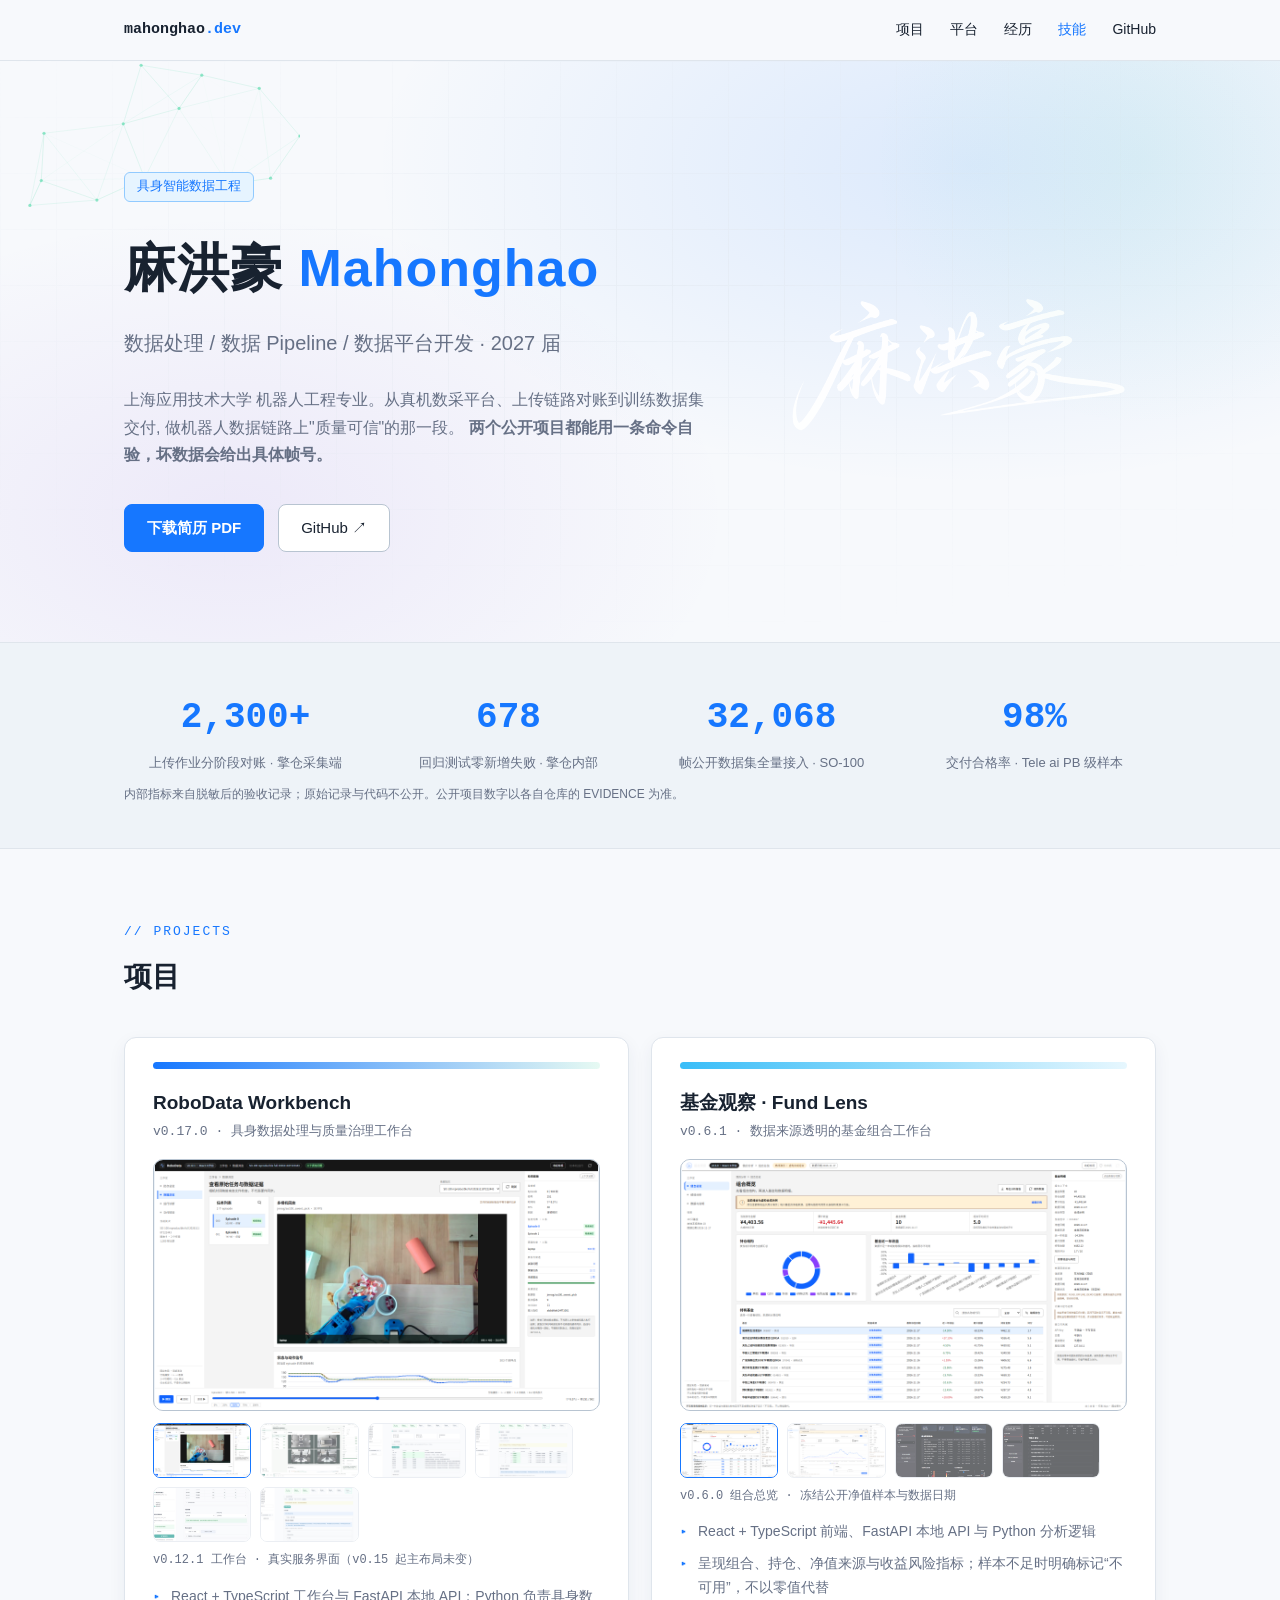
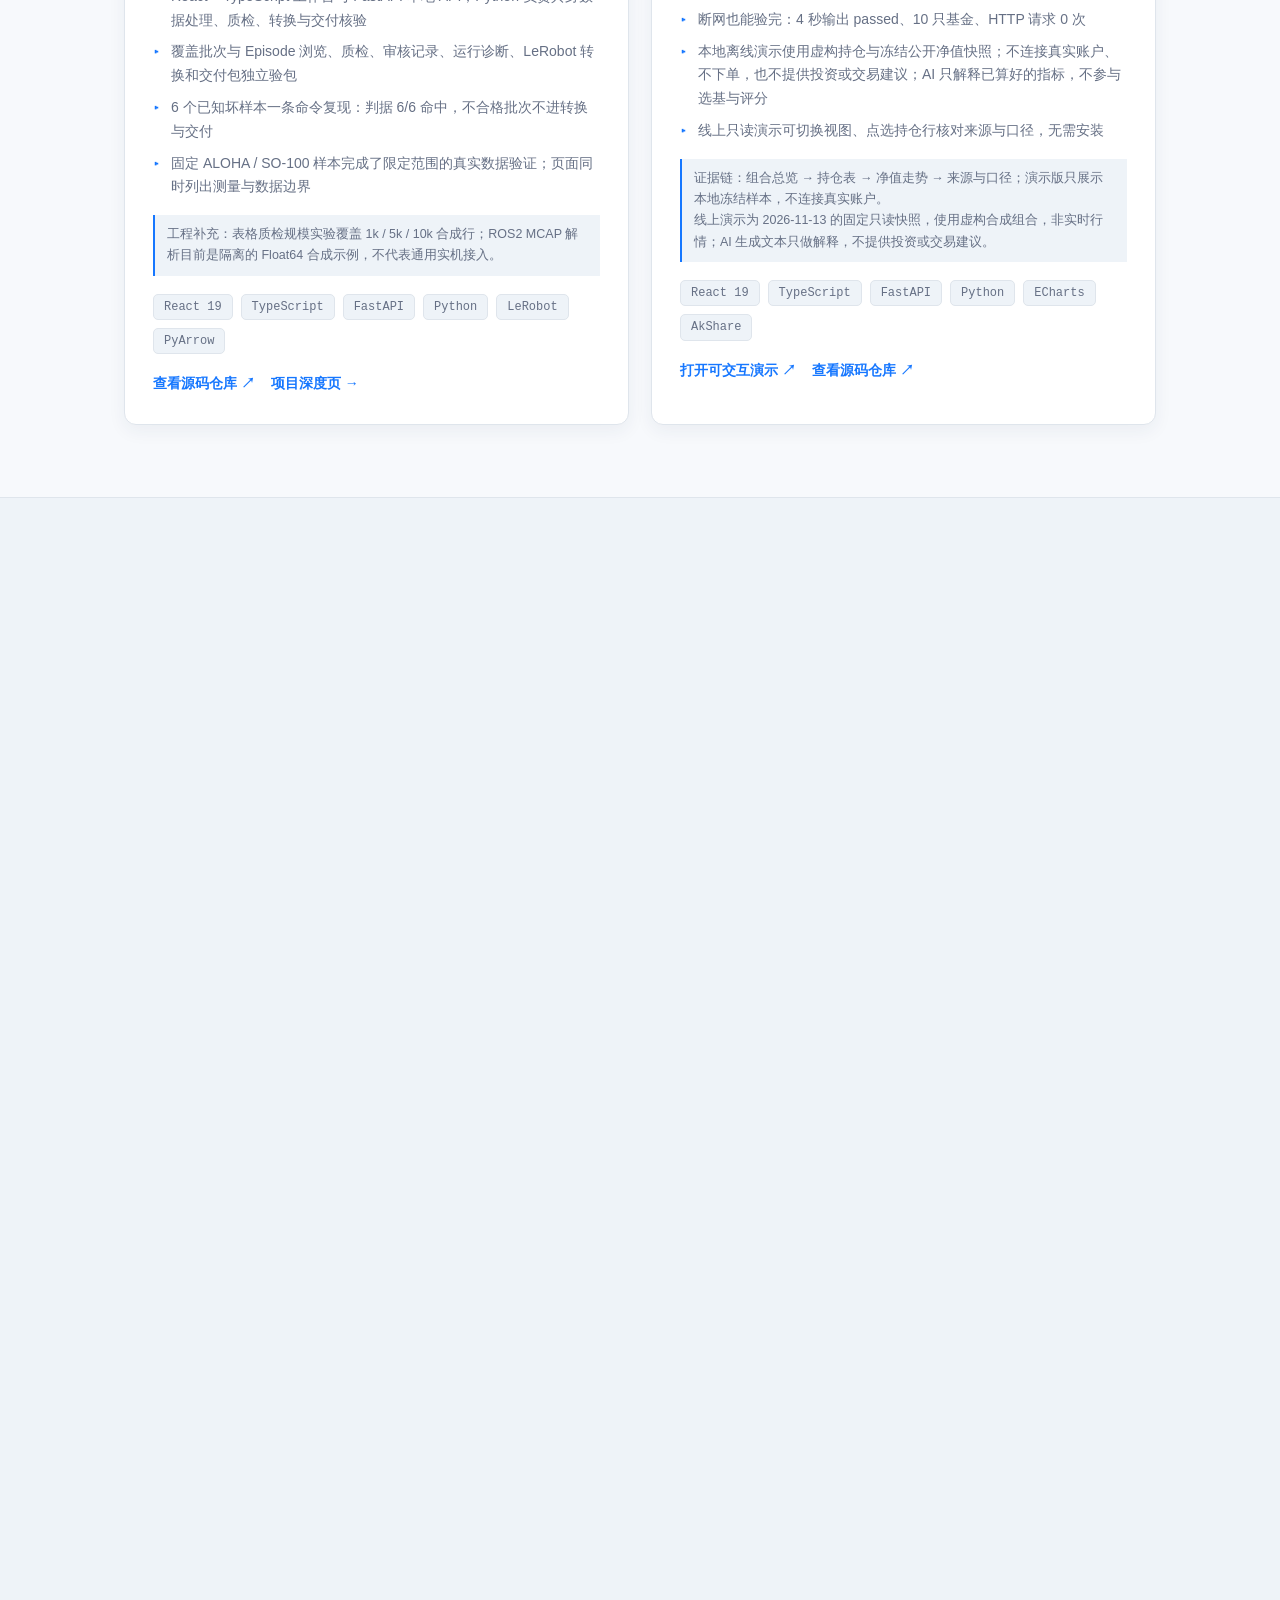
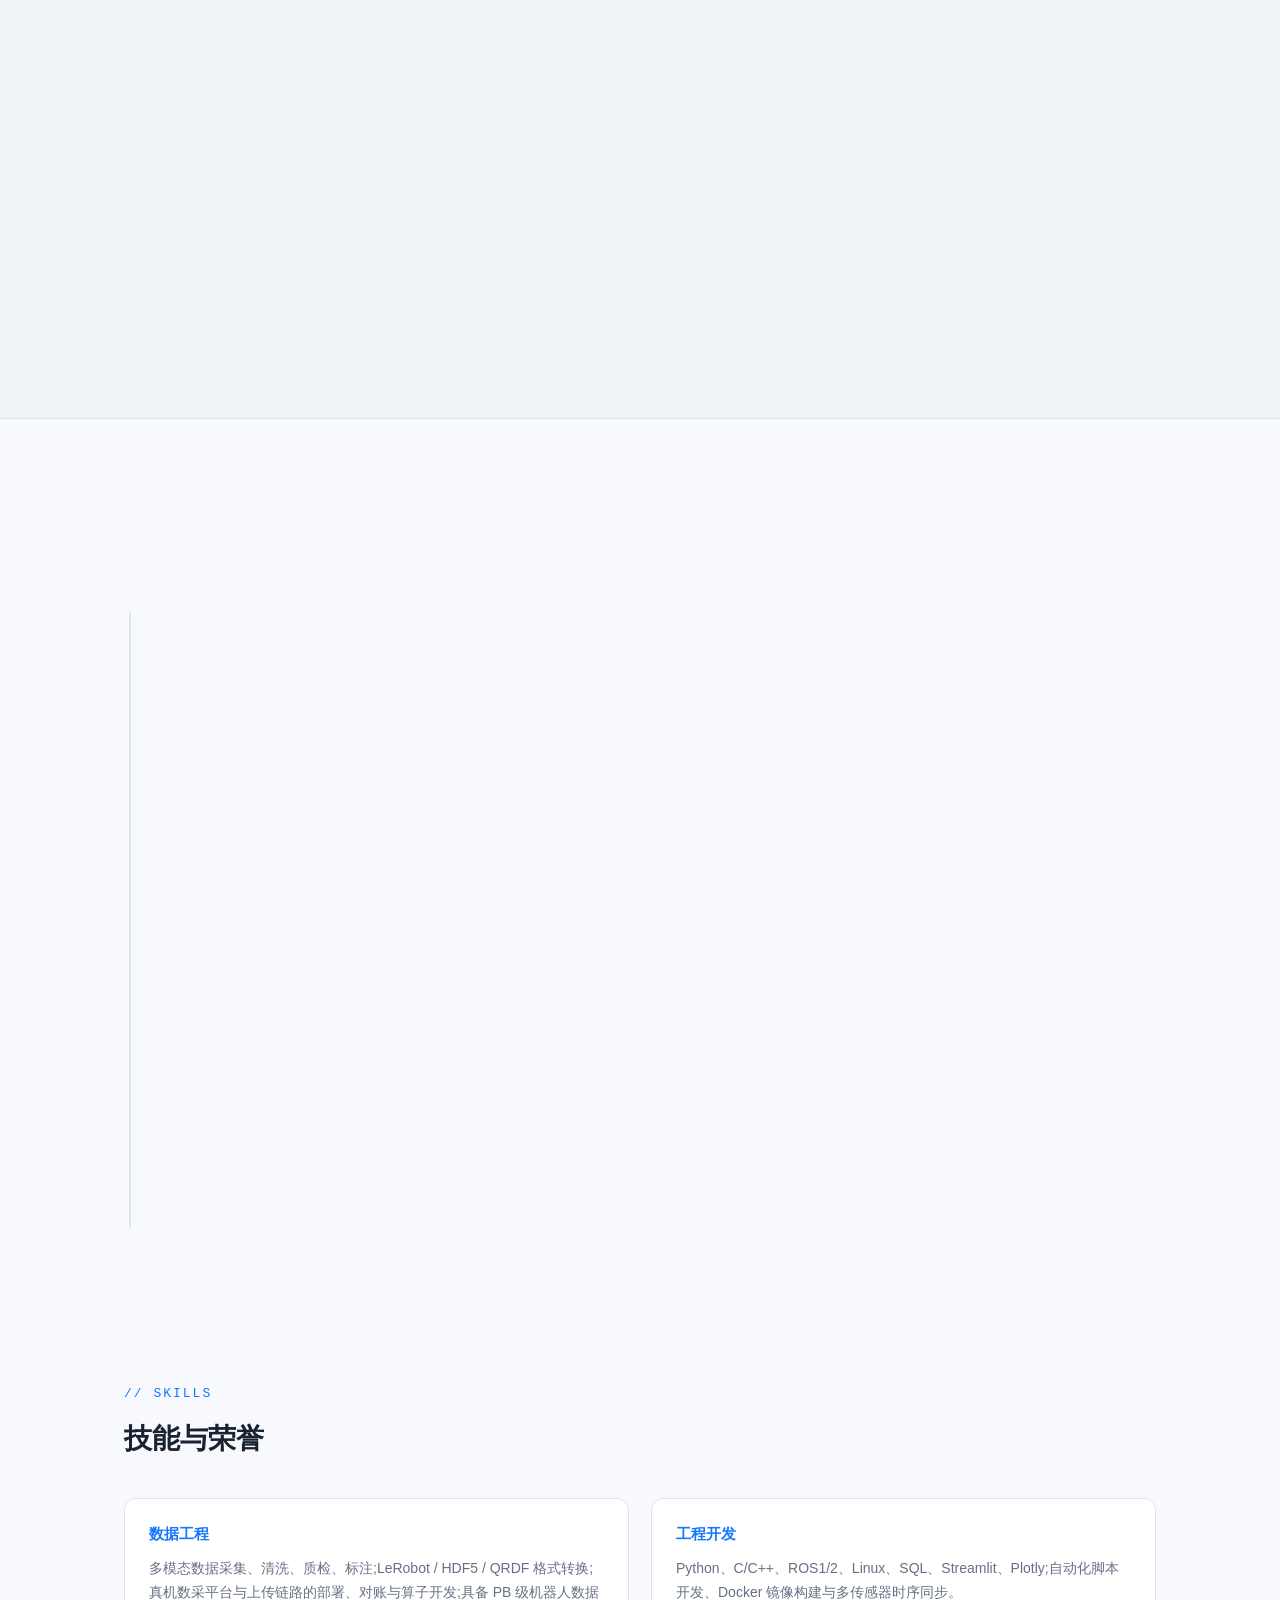
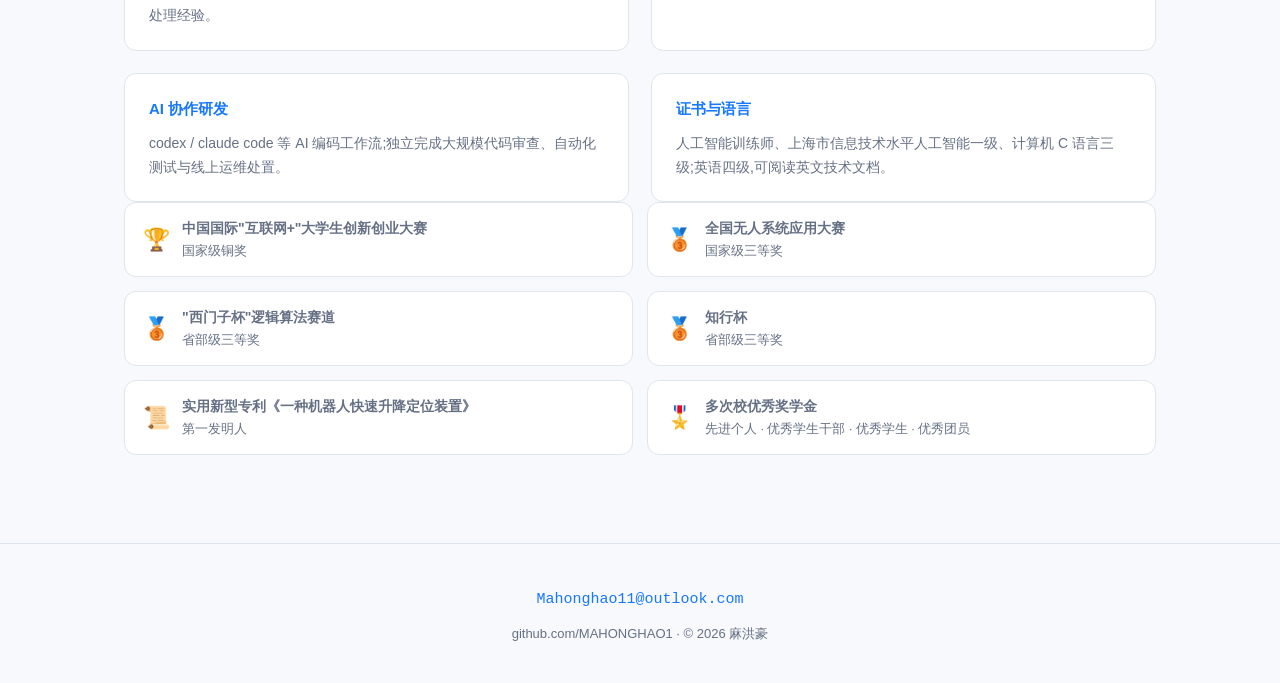
<file: index.html>
<!DOCTYPE html>
<html lang="zh-CN">
<head>
<meta charset="UTF-8" />
<meta name="viewport" content="width=device-width, initial-scale=1.0" />
<title>麻洪豪 Mahonghao — 具身智能数据工程</title>
<meta name="description" content="具身智能数据工程方向 · 数据处理 / 数据 Pipeline / 数据平台开发 · 2027 届" />
<meta name="theme-color" content="#0a0e14" />
<meta property="og:title" content="麻洪豪 Mahonghao — 具身智能数据工程" />
<meta property="og:description" content="具身智能数据工程方向 · 数据处理 / 数据 Pipeline / 数据平台开发 · 2027 届" />
<meta property="og:type" content="website" />
<link rel="icon" href="data:image/svg+xml,%3Csvg%20xmlns='http://www.w3.org/2000/svg'%20viewBox='0%200%2032%2032'%3E%3Crect%20width='32'%20height='32'%20rx='7'%20fill='%230a0e14'/%3E%3Ctext%20x='16'%20y='22'%20font-size='15'%20text-anchor='middle'%20fill='%2334d399'%20font-family='monospace'%20font-weight='bold'%3E%3CM/%3E%3C/text%3E%3C/svg%3E" />
<style>
  :root {
    --bg: #0a0e14;
    --bg-soft: #0f1520;
    --card: #111826;
    --border: #1e2937;
    --border-bright: #2b3a4f;
    --text: #e6edf3;
    --text-dim: #8b98a9;
    --accent: #34d399;
    --accent-dim: rgba(52, 211, 153, 0.12);
    --mono: "Cascadia Code", Consolas, "JetBrains Mono", monospace;
  }
  * { margin: 0; padding: 0; box-sizing: border-box; }
  body {
    background: var(--bg);
    color: var(--text);
    font-family: -apple-system, "Segoe UI", "Microsoft YaHei", "PingFang SC", sans-serif;
    line-height: 1.7;
    -webkit-font-smoothing: antialiased;
  }
  a { color: var(--accent); text-decoration: none; }
  .wrap { max-width: 1080px; margin: 0 auto; padding: 0 24px; }

  /* ---------- nav ---------- */
  nav {
    position: sticky; top: 0; z-index: 50;
    background: rgba(10, 14, 20, 0.85);
    backdrop-filter: blur(10px);
    border-bottom: 1px solid var(--border);
  }
  .nav-inner { display: flex; align-items: center; justify-content: space-between; height: 60px; }
  .nav-mark { font-family: var(--mono); font-weight: 700; font-size: 15px; color: var(--text); }
  .nav-mark span { color: var(--accent); }
  .nav-links { display: flex; gap: 26px; font-size: 14px; }
  .nav-links a { color: var(--text-dim); transition: color .2s; }
  .nav-links a:hover { color: var(--text); }

  /* ---------- hero ---------- */
  .hero {
    position: relative;
    padding: 110px 0 90px;
    overflow: hidden;
    background:
      radial-gradient(ellipse 600px 320px at 75% 20%, rgba(52, 211, 153, 0.08), transparent),
      radial-gradient(ellipse 500px 300px at 20% 80%, rgba(56, 130, 246, 0.06), transparent);
  }
  .hero::before {
    content: "";
    position: absolute; inset: 0;
    background-image:
      linear-gradient(var(--border) 1px, transparent 1px),
      linear-gradient(90deg, var(--border) 1px, transparent 1px);
    background-size: 56px 56px;
    opacity: 0.25;
    mask-image: radial-gradient(ellipse 70% 60% at 50% 40%, black, transparent);
  }
  .hero .wrap { position: relative; }
  .hero-flex { display: flex; align-items: center; gap: 48px; }
  .hero-text { flex: 1; min-width: 0; }
  .hero-sign {
    width: 400px; max-width: 38vw; flex-shrink: 0;
    filter: invert(1) contrast(1.18) brightness(1.05);
    mix-blend-mode: screen;
    opacity: 0.95;
  }
  .hero-tag {
    display: inline-block;
    font-family: var(--mono); font-size: 13px; color: var(--accent);
    background: var(--accent-dim);
    border: 1px solid rgba(52, 211, 153, 0.3);
    border-radius: 6px; padding: 3px 12px; margin-bottom: 22px;
  }
  .hero h1 { font-size: 52px; font-weight: 800; letter-spacing: 1px; }
  .hero h1 em { font-style: normal; color: var(--accent); }
  .hero .sub { font-size: 20px; color: var(--text-dim); margin: 14px 0 26px; }
  .hero .desc { max-width: 620px; color: var(--text-dim); margin-bottom: 36px; }
  .hero-actions { display: flex; gap: 14px; flex-wrap: wrap; }
  .btn {
    display: inline-flex; align-items: center; gap: 8px;
    padding: 10px 22px; border-radius: 8px; font-size: 15px;
    border: 1px solid var(--border-bright); color: var(--text);
    transition: all .2s;
  }
  .btn:hover { border-color: var(--accent); transform: translateY(-2px); }
  .btn.primary { background: var(--accent); border-color: var(--accent); color: #06281c; font-weight: 600; }
  .btn.primary:hover { filter: brightness(1.1); }

  /* ---------- sections ---------- */
  section { padding: 72px 0; }
  .sec-label {
    font-family: var(--mono); font-size: 13px; color: var(--accent);
    letter-spacing: 2px; margin-bottom: 10px;
  }
  .sec-title { font-size: 28px; font-weight: 700; margin-bottom: 36px; }

  /* ---------- stats ---------- */
  .stats { border-block: 1px solid var(--border); background: var(--bg-soft); padding: 44px 0; }
  .stats-grid { display: grid; grid-template-columns: repeat(4, 1fr); gap: 20px; }
  .stat { text-align: center; }
  .stat-num {
    font-family: var(--mono); font-size: 36px; font-weight: 700; color: var(--accent);
    font-variant-numeric: tabular-nums;
  }
  .stat-num small { font-size: 20px; }
  .stat-label { font-size: 13px; color: var(--text-dim); margin-top: 4px; }

  /* ---------- projects ---------- */
  .proj-grid { display: grid; grid-template-columns: 1fr 1fr; gap: 22px; }
  .card {
    background: var(--card); border: 1px solid var(--border);
    border-radius: 14px; padding: 28px;
    transition: transform .25s, border-color .25s, box-shadow .25s;
  }
  .card:hover {
    transform: translateY(-4px);
    border-color: rgba(52, 211, 153, 0.45);
    box-shadow: 0 12px 40px rgba(0, 0, 0, 0.35);
  }
  .card h3 { font-size: 19px; margin-bottom: 2px; }
  .card .card-sub { font-size: 13px; color: var(--text-dim); font-family: var(--mono); margin-bottom: 16px; }
  .card ul { list-style: none; margin-bottom: 18px; }
  .card li { position: relative; padding-left: 18px; font-size: 14px; color: var(--text-dim); margin-bottom: 8px; }
  .card li::before { content: "▸"; position: absolute; left: 0; color: var(--accent); }
  .tags { display: flex; flex-wrap: wrap; gap: 8px; margin-bottom: 18px; }
  .tag {
    font-family: var(--mono); font-size: 12px;
    background: var(--bg-soft); border: 1px solid var(--border);
    border-radius: 5px; padding: 2px 10px; color: var(--text-dim);
  }
  .card-link { font-size: 14px; font-weight: 600; }

  /* ---------- timeline ---------- */
  .tl { position: relative; padding-left: 26px; }
  .tl::before { content: ""; position: absolute; left: 5px; top: 6px; bottom: 6px; width: 2px; background: var(--border); }
  .tl-item { position: relative; padding-bottom: 38px; }
  .tl-item:last-child { padding-bottom: 0; }
  .tl-item::before {
    content: ""; position: absolute; left: -26px; top: 8px;
    width: 12px; height: 12px; border-radius: 50%;
    background: var(--bg); border: 2px solid var(--accent);
  }
  .tl-item.now::before { background: var(--accent); box-shadow: 0 0 12px rgba(52, 211, 153, 0.6); }
  .tl-head { display: flex; align-items: baseline; gap: 14px; flex-wrap: wrap; margin-bottom: 6px; }
  .tl-role { font-size: 17px; font-weight: 700; }
  .tl-co { font-size: 15px; color: var(--accent); }
  .tl-time { font-family: var(--mono); font-size: 13px; color: var(--text-dim); }
  .tl-desc { font-size: 14px; color: var(--text-dim); max-width: 760px; }

  /* ---------- skills ---------- */
  .skill-grid { display: grid; grid-template-columns: 1fr 1fr; gap: 22px; }
  .skill-box { background: var(--card); border: 1px solid var(--border); border-radius: 12px; padding: 22px 24px; }
  .skill-box h4 { font-size: 15px; margin-bottom: 10px; color: var(--accent); }
  .skill-box p { font-size: 14px; color: var(--text-dim); }
  .honor-line {
    margin-top: 22px; padding: 18px 24px;
    background: var(--bg-soft); border: 1px solid var(--border); border-radius: 12px;
    font-size: 14px; color: var(--text-dim);
  }
  .honor-line strong { color: var(--text); font-weight: 600; }

  /* ---------- footer ---------- */
  footer { border-top: 1px solid var(--border); padding: 40px 0; text-align: center; }
  footer .mail { font-family: var(--mono); font-size: 15px; }
  footer .meta { font-size: 13px; color: var(--text-dim); margin-top: 10px; }

  /* ---------- reveal animation ---------- */
  .reveal { opacity: 0; transform: translateY(22px); transition: opacity .6s ease, transform .6s ease; }
  .reveal.visible { opacity: 1; transform: none; }

  /* ---------- 迭代:导航高亮 / 返回顶部 / 卡片视觉条 / 光斑微动效 ---------- */
  .nav-links a.active { color: var(--accent); }
  #heroNet { position: absolute; inset: 0; pointer-events: none; }
  .hero::after {
    content: ""; position: absolute;
    width: 540px; height: 540px; border-radius: 50%;
    background: radial-gradient(circle, rgba(52, 211, 153, 0.07), transparent 70%);
    top: -170px; right: -130px;
    animation: drift 14s ease-in-out infinite alternate;
    pointer-events: none;
  }
  @keyframes drift { from { transform: translate(0, 0); } to { transform: translate(-70px, 46px); } }
  .card-visual {
    height: 7px; border-radius: 99px; margin: -4px 0 18px;
    background: linear-gradient(90deg, var(--accent), rgba(52, 211, 153, 0.12));
  }
  .card-visual.alt { background: linear-gradient(90deg, #38bdf8, rgba(56, 189, 248, 0.12)); }
  #toTop {
    position: fixed; right: 22px; bottom: 22px; z-index: 60;
    width: 42px; height: 42px; border-radius: 10px;
    background: var(--card); border: 1px solid var(--border-bright);
    color: var(--accent); font-size: 17px; cursor: pointer;
    opacity: 0; pointer-events: none; transition: all .25s;
  }
  #toTop.show { opacity: 1; pointer-events: auto; }
  #toTop:hover { border-color: var(--accent); transform: translateY(-3px); }
  @media (prefers-reduced-motion: reduce) {
    .reveal { opacity: 1; transform: none; transition: none; }
    .hero::after { animation: none; }
    .card:hover { transform: none; }
  }

  /* ---------- 第三轮:项目截图画廊 / 实习要点 / 荣誉徽章 ---------- */
  .shot-main {
    width: 100%; aspect-ratio: 16 / 9; object-fit: contain; background: var(--bg-soft);
    border-radius: 10px; border: 1px solid var(--border-bright);
    display: block; margin: 4px 0 12px; cursor: zoom-in;
  }
  .shot-thumbs { display: flex; gap: 9px; margin-bottom: 16px; flex-wrap: wrap; }
  .shot-thumbs img {
    width: clamp(82px, 22%, 136px); aspect-ratio: 16 / 9; object-fit: cover;
    border-radius: 7px; border: 1.5px solid var(--border);
    cursor: pointer; opacity: .62; transition: border-color .2s, opacity .2s, transform .2s;
  }
  .shot-thumbs img:hover { opacity: .9; transform: translateY(-2px); }
  .shot-thumbs img.on { border-color: var(--accent); opacity: 1; }
  .shot-caption { font-family: var(--mono); font-size: 12px; color: var(--text-dim); margin: -8px 0 14px; min-height: 1.5em; }
  .project-note { border-left: 2px solid var(--accent); padding: 9px 12px; margin: -2px 0 18px; background: var(--bg-soft); color: var(--text-dim); font-size: 12.5px; }
  /* 内部平台区块 */
  .ver-row { display: flex; align-items: center; gap: 8px; flex-wrap: wrap; margin: 0 0 14px; }
  .ver { font-family: var(--mono); font-size: 11.5px; padding: 2px 9px; border-radius: 5px; border: 1px solid var(--border-bright); color: var(--text-dim); background: var(--bg-soft); }
  .ver.live { color: #0a7c53; border-color: #a7e0c8; background: #e8f8f1; }
  .ver.next { color: #6b4f00; border-color: #f0d9a0; background: #fdf6e3; }
  .plat-disclaim {
    margin-top: 6px; padding: 16px 20px; border-radius: 12px;
    background: rgba(22, 119, 255, .05); border: 1px solid #cfe3ff;
    font-size: 13px; color: var(--text-dim); line-height: 1.75;
  }
  .plat-disclaim b { color: var(--text); font-weight: 600; }
  .card.feature { grid-column: 1 / -1; }
  .card.feature .feature-flex { display: grid; grid-template-columns: 1.35fr 1fr; gap: 30px; align-items: center; }
  @media (max-width: 760px) { .card.feature .feature-flex { grid-template-columns: 1fr; } }
  .project-links { display: flex; gap: 8px 16px; align-items: center; flex-wrap: wrap; }
  .tl-points { list-style: none; margin-top: 8px; }
  .tl-points li { position: relative; padding-left: 16px; font-size: 13.5px; color: var(--text-dim); margin-bottom: 5px; }
  .tl-points li::before { content: "▸"; position: absolute; left: 0; color: var(--accent); }
  .honor-grid { display: grid; grid-template-columns: repeat(2, 1fr); gap: 14px; margin-bottom: 16px; }
  .honor-badge {
    display: flex; align-items: center; gap: 12px;
    background: var(--card); border: 1px solid var(--border); border-radius: 12px; padding: 14px 18px;
    transition: border-color .2s, transform .2s;
  }
  .honor-badge:hover { border-color: rgba(52,211,153,.4); transform: translateY(-2px); }
  .honor-badge .medal { font-size: 22px; }
  .honor-badge b { font-size: 14px; display: block; }
  .honor-badge span { font-size: 12.5px; color: var(--text-dim); }
  @media (max-width: 760px) { .honor-grid { grid-template-columns: 1fr; } }

  /* ---------- responsive ---------- */
  @media (max-width: 760px) {
    .nav-links { display: none; }
    .hero { padding: 72px 0 60px; }
    .hero-flex { flex-direction: column-reverse; align-items: flex-start; gap: 22px; }
    .hero-sign { width: 250px; max-width: 60vw; }
    .hero h1 { font-size: 36px; }
    .hero .sub { font-size: 16px; }
    .stats-grid { grid-template-columns: repeat(2, 1fr); gap: 26px; }
    .stat-num { font-size: 28px; }
    .proj-grid, .skill-grid { grid-template-columns: 1fr; }
    section { padding: 52px 0; }
  }
  /* Material + Ant portfolio theme: editorial hierarchy over a calm data surface. */
  :root {
    --bg: #f7f9fc;
    --bg-soft: #eef3f8;
    --card: #ffffff;
    --border: #dfe5ec;
    --border-bright: #b8c4d1;
    --text: #182230;
    --text-dim: #667085;
    --accent: #1677ff;
    --accent-dim: #e6f4ff;
    --mono: "IBM Plex Mono", "Cascadia Code", Consolas, monospace;
    --sans: "IBM Plex Sans", "Noto Sans SC", "Segoe UI", "Microsoft YaHei", sans-serif;
    --space-1: 4px; --space-2: 8px; --space-3: 12px;
    --space-4: 16px; --space-5: 24px; --space-6: 32px;
    --text-body: 16px; --text-caption: 13px; --text-title: 28px;
  }
  body { background: var(--bg); color: var(--text); font-family: var(--sans); }
  nav { background: rgba(247, 249, 252, 0.94); border-bottom-color: var(--border); }
  .nav-mark, .nav-links a { color: var(--text); }
  .nav-mark span, .nav-links a:hover, a { color: var(--accent); }
  .hero { background: radial-gradient(ellipse 600px 320px at 76% 18%, rgba(22, 119, 255, 0.12), transparent), radial-gradient(ellipse 500px 300px at 18% 78%, rgba(114, 46, 209, 0.08), transparent); }
  .hero::before { background-image: linear-gradient(var(--border) 1px, transparent 1px), linear-gradient(90deg, var(--border) 1px, transparent 1px); opacity: .42; }
  .hero-tag { color: var(--accent); background: var(--accent-dim); border-color: #91caff; }
  .hero h1 em, .sec-label, .tl-co { color: var(--accent); }
  .hero .sub, .hero .desc, .card li, .tl-desc, .stat-label { color: var(--text-dim); }
  .btn { color: var(--text); border-color: var(--border-bright); background: var(--card); }
  .btn.primary { color: #fff; background: var(--accent); border-color: var(--accent); }
  .btn.primary:hover, .btn:hover { border-color: var(--accent); }
  .stats { background: var(--bg-soft); border-color: var(--border); }
  .stat-num { color: var(--accent); }
  .card { background: var(--card); border-color: var(--border); border-radius: 12px; box-shadow: 0 6px 18px rgba(31, 53, 80, .06); }
  .card:hover { border-color: #91caff; box-shadow: 0 14px 30px rgba(31, 53, 80, .12); }
  .tag { color: var(--text-dim); background: var(--bg-soft); border-color: var(--border); }
  .tl::before { background: var(--border); }
  .tl-item::before { background: var(--bg); border-color: var(--accent); }
  .tl-item.now::before { background: var(--accent); box-shadow: 0 0 0 5px var(--accent-dim); }
  .footer { border-top-color: var(--border); color: var(--text-dim); }
</style>
</head>
<body>

<nav>
  <div class="wrap nav-inner">
    <a class="nav-mark" href="#top">mahonghao<span>.dev</span></a>
    <div class="nav-links">
      <a href="#projects">项目</a>
      <a href="#platforms">平台</a>
      <a href="#experience">经历</a>
      <a href="#skills">技能</a>
      <a href="https://github.com/MAHONGHAO1">GitHub</a>
    </div>
  </div>
</nav>

<header class="hero" id="top">
  <canvas id="heroNet" aria-hidden="true"></canvas>
  <div class="wrap">
    <div class="hero-flex">
      <div class="hero-text">
        <span class="hero-tag">具身智能数据工程</span>
        <h1>麻洪豪 <em>Mahonghao</em></h1>
        <p class="sub">数据处理 / 数据 Pipeline / 数据平台开发 · 2027 届</p>
        <p class="desc">
          上海应用技术大学 机器人工程专业。从真机数采平台、上传链路对账到训练数据集交付,
          做机器人数据链路上"质量可信"的那一段。
          <strong>两个公开项目都能用一条命令自验，坏数据会给出具体帧号。</strong>
        </p>
        <div class="hero-actions">
          <a class="btn primary" href="resume-mahonghao.pdf" download>下载简历 PDF</a>
          <a class="btn" href="https://github.com/MAHONGHAO1" target="_blank" rel="noopener">GitHub ↗</a>
        </div>
      </div>
      <img class="hero-sign" src="assets/signature.jpg" alt="麻洪豪 手写签名" />
    </div>
  </div>
</header>

<div class="stats">
  <div class="wrap stats-grid">
    <div class="stat reveal">
      <div class="stat-num" data-count="2300" data-suffix="+">2,300+</div>
      <div class="stat-label">上传作业分阶段对账 · 擎仓采集端</div>
    </div>
    <div class="stat reveal">
      <div class="stat-num" data-count="678">678</div>
      <div class="stat-label">回归测试零新增失败 · 擎仓内部</div>
    </div>
    <div class="stat reveal">
      <div class="stat-num" data-count="32068">32,068</div>
      <div class="stat-label">帧公开数据集全量接入 · SO-100</div>
    </div>
    <div class="stat reveal">
      <div class="stat-num" data-count="98" data-suffix="%">98%</div>
      <div class="stat-label">交付合格率 · Tele ai PB 级样本</div>
    </div>
  </div>
  <div class="wrap">
    <p style="margin-top:10px;color:var(--text-dim);font-size:12px;">内部指标来自脱敏后的验收记录；原始记录与代码不公开。公开项目数字以各自仓库的 EVIDENCE 为准。</p>
  </div>
</div>

<section id="projects">
  <div class="wrap">
    <div class="sec-label reveal">// PROJECTS</div>
    <h2 class="sec-title reveal">项目</h2>
    <div class="proj-grid">

      <div class="card reveal">
        <div class="card-visual"></div>
        <h3>RoboData Workbench</h3>
        <div class="card-sub">v0.17.0 · 具身数据处理与质量治理工作台</div>
        <img class="shot-main" src="assets/rwb/workbench-v0.12.1.png" alt="RoboData v0.12.1 React 工作台：Episode 视频、状态曲线、时间轴与检视面板" loading="lazy" decoding="async" />
        <div class="shot-thumbs" aria-label="RoboData 项目截图">
          <img class="on" src="assets/rwb/workbench-v0.12.1.png" data-cap="v0.12.1 工作台 · 真实服务界面（v0.15 起主布局未变）" alt="v0.12.1 React 工作台" loading="lazy" />
          <img src="assets/rwb/workbench-v0.8.0-aloha.png" data-cap="ALOHA 四相机视图 · 使用真实视频帧的布局验证；批次元数据为演示构造" alt="四相机布局验证截图，批次元数据为演示构造" loading="lazy" />
          <img src="assets/rwb/01_overview.png" data-cap="历史界面 · 数据概览（早期版本，仅作迭代对照）" alt="RoboData 历史版本数据概览" loading="lazy" />
          <img src="assets/rwb/07_quality.png" data-cap="历史界面 · 质检视角（早期版本，仅作迭代对照）" alt="RoboData 历史版本质检页面" loading="lazy" />
          <img src="assets/rwb/quality-report-focus.png" data-cap="历史界面 · v0.6.0 质检报告局部：检查通过项、问题明细与 HTML/JSON 报告导出；仅作迭代对照" alt="RoboData 历史版本质检报告细节" loading="lazy" />
          <img src="assets/rwb/09_deliver.png" data-cap="历史界面 · 交付核验（早期版本，仅作迭代对照）" alt="RoboData 历史版本交付页面" loading="lazy" />
        </div>
        <div class="shot-caption">v0.12.1 工作台 · 真实服务界面（v0.15 起主布局未变）</div>
        <ul>
          <li>React + TypeScript 工作台与 FastAPI 本地 API；Python 负责具身数据处理、质检、转换与交付核验</li>
          <li>覆盖批次与 Episode 浏览、质检、审核记录、运行诊断、LeRobot 转换和交付包独立验包</li>
          <li>6 个已知坏样本一条命令复现：判据 6/6 命中，不合格批次不进转换与交付</li>
          <li>固定 ALOHA / SO-100 样本完成了限定范围的真实数据验证；页面同时列出测量与数据边界</li>
        </ul>
        <div class="project-note">工程补充：表格质检规模实验覆盖 1k / 5k / 10k 合成行；ROS2 MCAP 解析目前是隔离的 Float64 合成示例，不代表通用实机接入。</div>
        <div class="tags">
          <span class="tag">React 19</span><span class="tag">TypeScript</span><span class="tag">FastAPI</span>
          <span class="tag">Python</span><span class="tag">LeRobot</span><span class="tag">PyArrow</span>
        </div>
        <div class="project-links">
          <a class="card-link" href="https://github.com/MAHONGHAO1/Embodied-AI-Data-Processing-Platform" target="_blank" rel="noopener">查看源码仓库 ↗</a>
          <a class="card-link" href="robodata/">项目深度页 →</a>
        </div>
      </div>

      <div class="card reveal">
        <div class="card-visual alt"></div>
        <h3>基金观察 · Fund Lens</h3>
        <div class="card-sub">v0.6.1 · 数据来源透明的基金组合工作台</div>
        <img class="shot-main" src="assets/fund/app_v0.6.0.png" alt="基金观察 v0.6.0 组合总览：冻结公开净值来源、数据日期、持仓表与右侧检视" loading="lazy" decoding="async" />
        <div class="shot-thumbs" aria-label="基金观察项目截图">
          <img class="on" src="assets/fund/app_v0.6.0.png" data-cap="v0.6.0 组合总览 · 冻结公开净值样本与数据日期" alt="基金组合总览工作台" loading="lazy" />
          <img src="assets/fund/app_v0.6.0-analysis.png" data-cap="绩效与风险 · 净值按起点归一化到 100，图上取点与表格一致" alt="基金绩效与风险页面" loading="lazy" />
          <img src="assets/fund/08-fund-dashboard.png" data-cap="历史视角 · 早期评分看板" alt="旧版评分看板，作为迭代对照" loading="lazy" />
          <img src="assets/fund/10-fund-ai.png" data-cap="历史视角 · AI 辅助分析界面" alt="旧版 AI 辅助分析界面，作为迭代对照" loading="lazy" />
        </div>
        <div class="shot-caption">v0.6.0 组合总览 · 冻结公开净值样本与数据日期</div>
        <ul>
          <li>React + TypeScript 前端、FastAPI 本地 API 与 Python 分析逻辑</li>
          <li>呈现组合、持仓、净值来源与收益风险指标；样本不足时明确标记“不可用”，不以零值代替</li>
          <li>断网也能验完：4 秒输出 passed、10 只基金、HTTP 请求 0 次</li>
          <li>本地离线演示使用虚构持仓与冻结公开净值快照；不连接真实账户、不下单，也不提供投资或交易建议；AI 只解释已算好的指标，不参与选基与评分</li>
          <li>线上只读演示可切换视图、点选持仓行核对来源与口径，无需安装</li>
        </ul>
        <div class="project-note">证据链：组合总览 → 持仓表 → 净值走势 → 来源与口径；演示版只展示本地冻结样本，不连接真实账户。<br>线上演示为 2026-11-13 的固定只读快照，使用虚构合成组合，非实时行情；AI 生成文本只做解释，不提供投资或交易建议。</div>
        <div class="tags">
          <span class="tag">React 19</span><span class="tag">TypeScript</span><span class="tag">FastAPI</span>
          <span class="tag">Python</span><span class="tag">ECharts</span><span class="tag">AkShare</span>
        </div>
        <div class="project-links">
          <a class="card-link" href="demo/">打开可交互演示 ↗</a>
          <a class="card-link" href="https://github.com/MAHONGHAO1/AI-Fund-Management-Platform" target="_blank" rel="noopener">查看源码仓库 ↗</a>
        </div>
      </div>

    </div>
  </div>
</section>

<section id="platforms" style="background: var(--bg-soft); border-block: 1px solid var(--border);">
  <div class="wrap">
    <div class="sec-label reveal">// PLATFORMS @ QUIC ROBOT</div>
    <h2 class="sec-title reveal">工程平台与内部系统</h2>

    <div class="proj-grid">

      <div class="card feature reveal">
        <div class="card-visual"></div>
        <div class="feature-flex">
          <div>
            <h3 style="font-size:18px;">数据采集端 QuicStation</h3>
            <div class="card-sub">真机数采工作站控制端 · 双格式并行录制</div>
            <img class="shot-main" src="assets/quic/collect-quick.png" alt="QuicStation 快速数采界面：设备状态、批次设置与采集准备" loading="lazy" decoding="async" />
            <div class="shot-thumbs" aria-label="数据采集端截图">
              <img class="on" src="assets/quic/collect-quick.png" data-cap="快速数采 · 从臂反馈正常 2/2、相机正常 3/3" alt="快速数采主界面" loading="lazy" />
              <img src="assets/quic/05-collect-setup.png" data-cap="批次设置 · QRDF / LeRobot 双格式根目录" alt="批次设置" loading="lazy" />
              <img src="assets/quic/07-uploads.png" data-cap="Studio 上传 · 文件传输与审核联动" alt="上传队列" loading="lazy" />
            </div>
            <div class="shot-caption">快速数采 · 从臂反馈正常 2/2、相机正常 3/3</div>
          </div>
          <div>
            <div class="ver-row">
              <span class="ver live">v0.4.2 · 当前版本</span>
              <span class="ver next">v0.4.3 · 迭代中</span>
              <span class="ver">内部系统 · 代码未公开</span>
            </div>
            <ul>
              <li>数采员在单机完成批次设置、设备连接确认与采集控制,QRDF 与 LeRobot 双根目录同一步骤并行写出</li>
              <li>三相机适配与深度流分段有界缓冲,单次连续采集支撑 1510 秒长时序,峰值内存 25.9GiB → 63MiB</li>
              <li>上传队列与 QuicStudio 审核联动,形成 采集 → 上传 → 准入 的完整链路</li>
            </ul>
            <div class="project-note">公司内部系统:代码与提交记录不公开。上图为真前端 + 本地仿真后端运行截图,非现场实时数据;仅展示本人参与建设的界面形态与能力范围。</div>
            <div class="tags">
              <span class="tag">采集控制端</span><span class="tag">三相机</span><span class="tag">QRDF</span>
              <span class="tag">LeRobot v3.0</span><span class="tag">上传队列</span>
            </div>
          </div>
        </div>
      </div>

      <div class="card feature reveal">
        <div class="card-visual alt"></div>
        <div class="feature-flex">
          <div>
            <h3 style="font-size:18px;">数据管理端 QuicStudio</h3>
            <div class="card-sub">数据全生命周期管理控制台</div>
            <img class="shot-main" src="assets/quic/01-mining-tasks.png" alt="QuicStudio 数采任务界面" loading="lazy" decoding="async" />
            <div class="shot-thumbs" aria-label="数据管理端截图">
              <img class="on" src="assets/quic/01-mining-tasks.png" data-cap="数采任务 · 任务与采集时长管理" alt="数采任务" loading="lazy" />
              <img src="assets/quic/02-annotation.png" data-cap="标注治理 · 批次分配与转派" alt="标注治理" loading="lazy" />
              <img src="assets/quic/04-data-overview.png" data-cap="数据概览 · 数据包资产与 Episodes 管理" alt="数据概览" loading="lazy" />
            </div>
            <div class="shot-caption">数采任务 · 任务与采集时长管理</div>
          </div>
          <div>
            <div class="ver-row">
              <span class="ver">内部系统 · 代码未公开</span>
            </div>
            <ul>
              <li>覆盖采集管理、标注治理、数据沉淀到训练取数的全生命周期,统一批次 / Episode 管理口径</li>
              <li>数采任务页管理目标采集时长与有效时长进度;标注治理负责批次分配、转派与审核流转</li>
              <li>数据概览以数据包为单元管理 Episodes、采集时长与入库有效率,支撑训练侧取数</li>
            </ul>
            <div class="project-note">从采集端写入、上传准入到标注与取数,与 QuicStation 共用同一套批次口径。</div>
            <div class="tags">
              <span class="tag">采集管理</span><span class="tag">标注治理</span>
              <span class="tag">数据沉淀</span><span class="tag">训练取数</span>
            </div>
          </div>
        </div>
      </div>

    </div>

    <div class="plat-disclaim reveal">
      <b>关于这两套系统:</b>均为擎仓机器人内部商用系统,源代码与提交记录不公开。页面截图仅用于个人经历说明,已做脱敏处理,不含真实客户数据;版权归北京擎仓机器人科技有限公司所有。可公开验证的部分见上方 <a href="#projects">项目</a> 区块。
    </div>
  </div>
</section>

<section id="experience">
  <div class="wrap">
    <div class="sec-label reveal">// EXPERIENCE</div>
    <h2 class="sec-title reveal">实习经历</h2>
    <div class="tl">

      <div class="tl-item now reveal">
        <div class="tl-head">
          <span class="tl-role">具身数据算法工程师</span>
          <span class="tl-co">擎仓机器人(Quic Robot)</span>
          <span class="tl-time">2026.10 – 至今</span>
        </div>
        <p class="tl-desc">真机数采平台与上传链路 · 数据质量闭环 · 平台算子开发</p>
        <ul class="tl-points">
          <li>QRDF / LeRobot 双格式同步双写与三相机适配,深度流分段有界缓冲 25.9GiB → 63MiB,支撑 1510 秒长时序采集</li>
          <li>2,300+ 上传作业分阶段对账与根因分类;暂存自动回收算子,生产规模仿真 20/20,回归 678 项测试零新增失败</li>
          <li>参与华润 WMS–WCS 四接口联调与 SM2 国密验签,真机任务闭环跑通,定位任务下发全失败根因</li>
        </ul>
      </div>

      <div class="tl-item reveal">
        <div class="tl-head">
          <span class="tl-role">数据交付工程师</span>
          <span class="tl-co">光轮智能(Lightwheel)</span>
          <span class="tl-time">2026.6 – 2026.10</span>
        </div>
        <p class="tl-desc">LeRobot 格式转换 · 客户交付脚本 · 链路稳定性</p>
        <ul class="tl-points">
          <li>独立开发 LeRobot v3.0 转换与校验工具,对齐位姿、相机参数、MANO 手部参数等多模态字段,输出 3,323 帧标准数据集</li>
          <li>面向 Sample、Plum、Papaya 等客户交付场景迭代 Python 导出脚本,自动组装标准交付产物;参与 Docker 镜像构建与真实交付包校验</li>
        </ul>
      </div>

      <div class="tl-item reveal">
        <div class="tl-head">
          <span class="tl-role">具身智能数据工程</span>
          <span class="tl-co">中国电信人工智能研究院(Tele ai)</span>
          <span class="tl-time">2026.1 – 2026.6</span>
        </div>
        <p class="tl-desc">VLA 预训练数据流水线 · 全覆盖质检体系</p>
        <ul class="tl-points">
          <li>基于 Python 搭建自动化多模态数据处理流水线,处理 PB 级超 4 亿帧样本,数据交付合格率稳定 98% 以上</li>
          <li>参与 VLA 模型真机推理与 RL 策略验证,输出标准化实验数据集,支撑团队开源项目与 Arxiv 论文发布</li>
        </ul>
      </div>

      <div class="tl-item reveal">
        <div class="tl-head">
          <span class="tl-role">智能车舱数据工程</span>
          <span class="tl-co">商汤科技(Sensetime)</span>
          <span class="tl-time">2025.7 – 2026.1</span>
        </div>
        <p class="tl-desc">多模态采集协议 · 采集自动化 · 时序对齐</p>
        <ul class="tl-points">
          <li>针对车载 DMS/OMS 误检设计多模态采集协议,产出 2TB 标注数据、补充 500GB 稀缺长尾样本,量产误检率降低 10%</li>
          <li>开发自动化采集脚本(设备启停、断点续传、自动归档),人工操作时长缩减 40%,复用至 3 款新车;设计多路相机、麦克风时序对齐方案</li>
        </ul>
      </div>

    </div>
  </div>
</section>

<section id="skills">
  <div class="wrap">
    <div class="sec-label reveal">// SKILLS</div>
    <h2 class="sec-title reveal">技能与荣誉</h2>
    <div class="skill-grid">
      <div class="skill-box reveal">
        <h4>数据工程</h4>
        <p>多模态数据采集、清洗、质检、标注;LeRobot / HDF5 / QRDF 格式转换;真机数采平台与上传链路的部署、对账与算子开发;具备 PB 级机器人数据处理经验。</p>
      </div>
      <div class="skill-box reveal">
        <h4>工程开发</h4>
        <p>Python、C/C++、ROS1/2、Linux、SQL、Streamlit、Plotly;自动化脚本开发、Docker 镜像构建与多传感器时序同步。</p>
      </div>
      <div class="skill-box reveal">
        <h4>AI 协作研发</h4>
        <p>codex / claude code 等 AI 编码工作流;独立完成大规模代码审查、自动化测试与线上运维处置。</p>
      </div>
      <div class="skill-box reveal">
        <h4>证书与语言</h4>
        <p>人工智能训练师、上海市信息技术水平人工智能一级、计算机 C 语言三级;英语四级,可阅读英文技术文档。</p>
      </div>
    </div>
    <div class="honor-grid reveal">
      <div class="honor-badge"><span class="medal">🏆</span><span><b>中国国际"互联网+"大学生创新创业大赛</b><span>国家级铜奖</span></span></div>
      <div class="honor-badge"><span class="medal">🥉</span><span><b>全国无人系统应用大赛</b><span>国家级三等奖</span></span></div>
      <div class="honor-badge"><span class="medal">🥉</span><span><b>"西门子杯"逻辑算法赛道</b><span>省部级三等奖</span></span></div>
      <div class="honor-badge"><span class="medal">🥉</span><span><b>知行杯</b><span>省部级三等奖</span></span></div>
      <div class="honor-badge"><span class="medal">📜</span><span><b>实用新型专利《一种机器人快速升降定位装置》</b><span>第一发明人</span></span></div>
      <div class="honor-badge"><span class="medal">🎖️</span><span><b>多次校优秀奖学金</b><span>先进个人 · 优秀学生干部 · 优秀学生 · 优秀团员</span></span></div>
    </div>
  </div>
</section>

<footer>
  <div class="wrap">
    <a class="mail" href="mailto:Mahonghao11@outlook.com">Mahonghao11@outlook.com</a>
    <p class="meta">github.com/MAHONGHAO1 · © 2026 麻洪豪</p>
  </div>
</footer>

<button id="toTop" aria-label="返回顶部">↑</button>

<script>
  // 滚动渐入
  const io = new IntersectionObserver((entries) => {
    entries.forEach((e) => { if (e.isIntersecting) { e.target.classList.add("visible"); io.unobserve(e.target); } });
  }, { threshold: 0.15 });
  document.querySelectorAll(".reveal").forEach((el) => io.observe(el));

  // 数字计数(进入视口后触发)
  function animateCount(el) {
    const target = parseInt(el.dataset.count, 10);
    const suffix = el.dataset.suffix || "";
    const dur = 1400, t0 = performance.now();
    function frame(t) {
      const p = Math.min((t - t0) / dur, 1);
      const eased = 1 - Math.pow(1 - p, 3);
      el.innerHTML = Math.round(target * eased).toLocaleString("en-US") + suffix;
      if (p < 1) requestAnimationFrame(frame);
    }
    requestAnimationFrame(frame);
  }
  const statIO = new IntersectionObserver((entries) => {
    entries.forEach((e) => {
      if (e.isIntersecting) { animateCount(e.target); statIO.unobserve(e.target); }
    });
  }, { threshold: 0.4 });
  document.querySelectorAll(".stat-num").forEach((el) => statIO.observe(el));

  // 导航当前区块高亮
  const navMap = [["projects", document.getElementById("projects")],
                  ["experience", document.getElementById("experience")],
                  ["skills", document.getElementById("skills")]];
  const navIO = new IntersectionObserver((entries) => {
    entries.forEach((e) => {
      if (!e.isIntersecting) return;
      document.querySelectorAll(".nav-links a").forEach((a) => a.classList.remove("active"));
      const hit = navMap.find(([, sec]) => sec === e.target);
      if (hit) document.querySelector('.nav-links a[href="#' + hit[0] + '"]').classList.add("active");
    });
  }, { rootMargin: "-30% 0px -55% 0px" });
  navMap.forEach(([, sec]) => sec && navIO.observe(sec));

  // 返回顶部
  const toTop = document.getElementById("toTop");
  window.addEventListener("scroll", () => {
    toTop.classList.toggle("show", window.scrollY > 600);
  }, { passive: true });
  toTop.addEventListener("click", () => window.scrollTo({ top: 0, behavior: "smooth" }));

  // 截图画廊(通用):点缩略图切换所在卡片的主图与说明
  document.querySelectorAll(".shot-thumbs img").forEach((img) => {
    img.addEventListener("click", () => {
      const card = img.closest(".card");
      card.querySelectorAll(".shot-thumbs img").forEach((i) => i.classList.remove("on"));
      img.classList.add("on");
      const main = card.querySelector(".shot-main");
      const cap = card.querySelector(".shot-caption");
      if (main) main.src = img.src;
      if (cap) cap.textContent = img.dataset.cap || "";
    });
  });
  document.querySelectorAll(".shot-main").forEach((img) => {
    img.addEventListener("click", () => window.open(img.src, "_blank"));
  });

  // hero 数据网络动效(主题性:节点 + 连线,呼应数据工程)
  (function heroNet() {
    if (window.matchMedia("(prefers-reduced-motion: reduce)").matches) return;
    const cv = document.getElementById("heroNet");
    const ctx = cv.getContext("2d");
    let W, H, pts = [];
    function resize() {
      W = cv.width = cv.offsetWidth; H = cv.height = cv.offsetHeight;
      const n = Math.min(64, Math.floor(W / 22));
      pts = Array.from({ length: n }, () => ({
        x: Math.random() * W, y: Math.random() * H,
        vx: (Math.random() - 0.5) * 0.35, vy: (Math.random() - 0.5) * 0.35,
      }));
    }
    resize();
    window.addEventListener("resize", resize);
    (function frame() {
      ctx.clearRect(0, 0, W, H);
      for (const p of pts) {
        p.x += p.vx; p.y += p.vy;
        if (p.x < 0 || p.x > W) p.vx *= -1;
        if (p.y < 0 || p.y > H) p.vy *= -1;
      }
      for (let i = 0; i < pts.length; i++) {
        for (let j = i + 1; j < pts.length; j++) {
          const dx = pts[i].x - pts[j].x, dy = pts[i].y - pts[j].y;
          const d = Math.hypot(dx, dy);
          if (d < 120) {
            ctx.strokeStyle = "rgba(52,211,153," + ((1 - d / 120) * 0.22).toFixed(3) + ")";
            ctx.lineWidth = 1;
            ctx.beginPath(); ctx.moveTo(pts[i].x, pts[i].y); ctx.lineTo(pts[j].x, pts[j].y); ctx.stroke();
          }
        }
      }
      ctx.fillStyle = "rgba(52,211,153,.5)";
      for (const p of pts) { ctx.beginPath(); ctx.arc(p.x, p.y, 1.6, 0, Math.PI * 2); ctx.fill(); }
      requestAnimationFrame(frame);
    })();
  })();
</script>

</body>
</html>
</file>
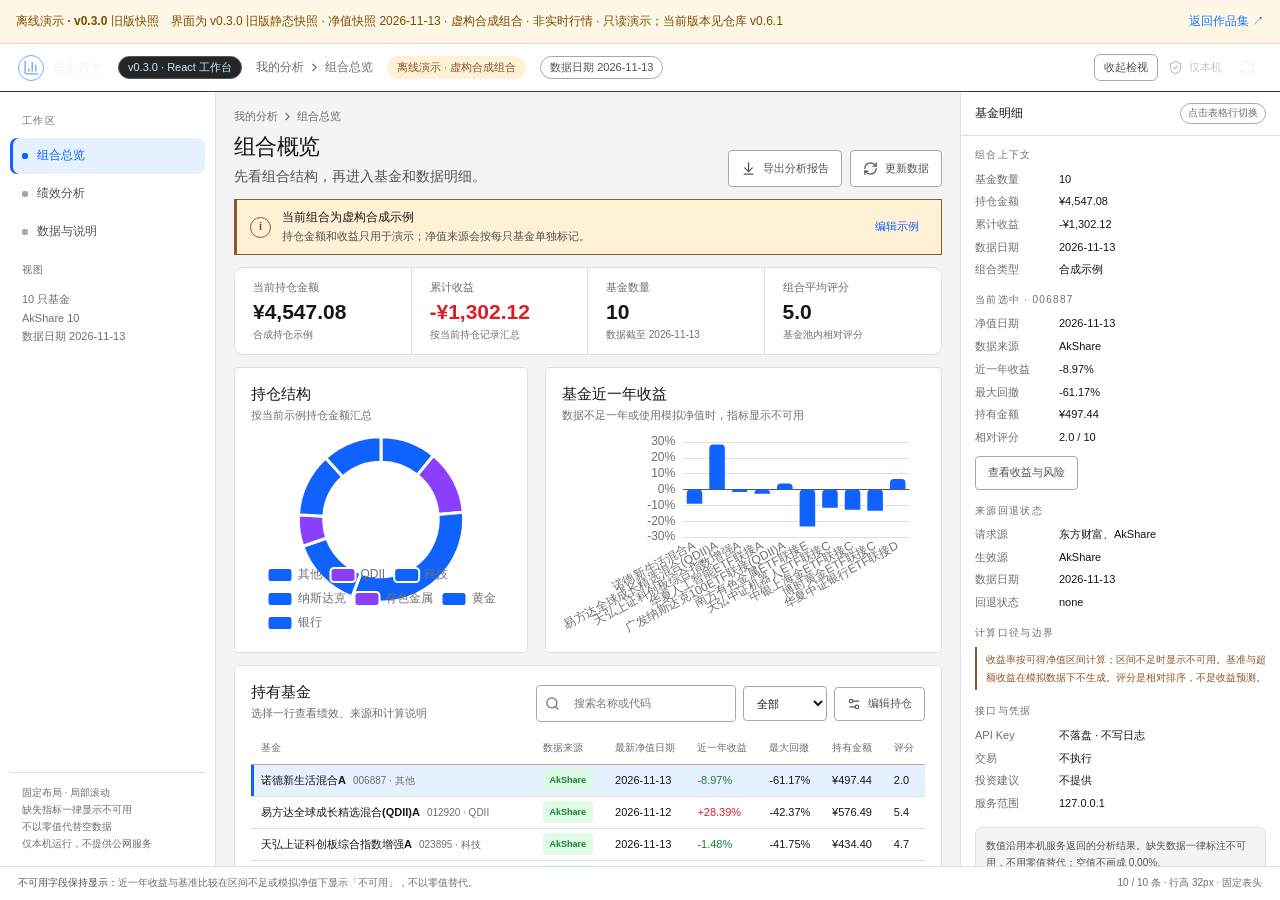
<file: demo/index.html>
<!doctype html>
<html lang="zh-CN">
  <head>
    <meta charset="UTF-8" />
    <meta name="viewport" content="width=device-width, initial-scale=1.0" />
    <meta name="description" content="离线演示：基金组合分析工作台的固定数据快照。界面为 v0.3.0 旧版静态快照；虚构合成组合、非实时行情、只读，不连接真实账户，不提供投资建议。" />
    <meta name="theme-color" content="#f6f4ef" />
    <title>基金观察 · 离线演示（v0.3.0 固定快照）</title>
    <script type="module" crossorigin src="/demo/assets/index-CrXPgskh.js"></script>
    <link rel="stylesheet" crossorigin href="/demo/assets/index-uYIio6fL.css">
  <style>
#demo-banner{position:fixed;top:0;left:0;right:0;height:44px;z-index:10000;display:flex;align-items:center;gap:12px;padding:0 16px;box-sizing:border-box;background:#fff7e6;border-bottom:1px solid #f0d9a8;color:#7a4b00;font:12px/1.4 "IBM Plex Sans","Noto Sans SC","Segoe UI","Microsoft YaHei",sans-serif}
#demo-banner strong{font-weight:600;white-space:nowrap}
#demo-note{flex:1;min-width:0;overflow:hidden;text-overflow:ellipsis;white-space:nowrap}
#demo-banner a{color:#1677ff;text-decoration:none;white-space:nowrap}
body{padding-top:44px !important;box-sizing:border-box !important}
.fund-app{height:calc(100dvh - 44px) !important;min-height:0 !important}
@media(max-width:640px){#demo-banner{gap:8px;padding:0 10px;font-size:11px}#demo-banner strong{display:none}}
</style>
<script src="/demo/fixtures.js" charset="utf-8"></script>
</head>
  <body>
<div id="demo-banner"><strong>离线演示 · v0.3.0 旧版快照</strong><span id="demo-note">界面为 v0.3.0 旧版静态快照 · 净值快照 2026-11-13 · 虚构合成组合 · 非实时行情 · 只读演示；当前版本见仓库 v0.6.1</span><a href="https://mahonghao1.github.io/">返回作品集 ↗</a></div>

    <div id="root"></div>

  </body>
</html>
</file>
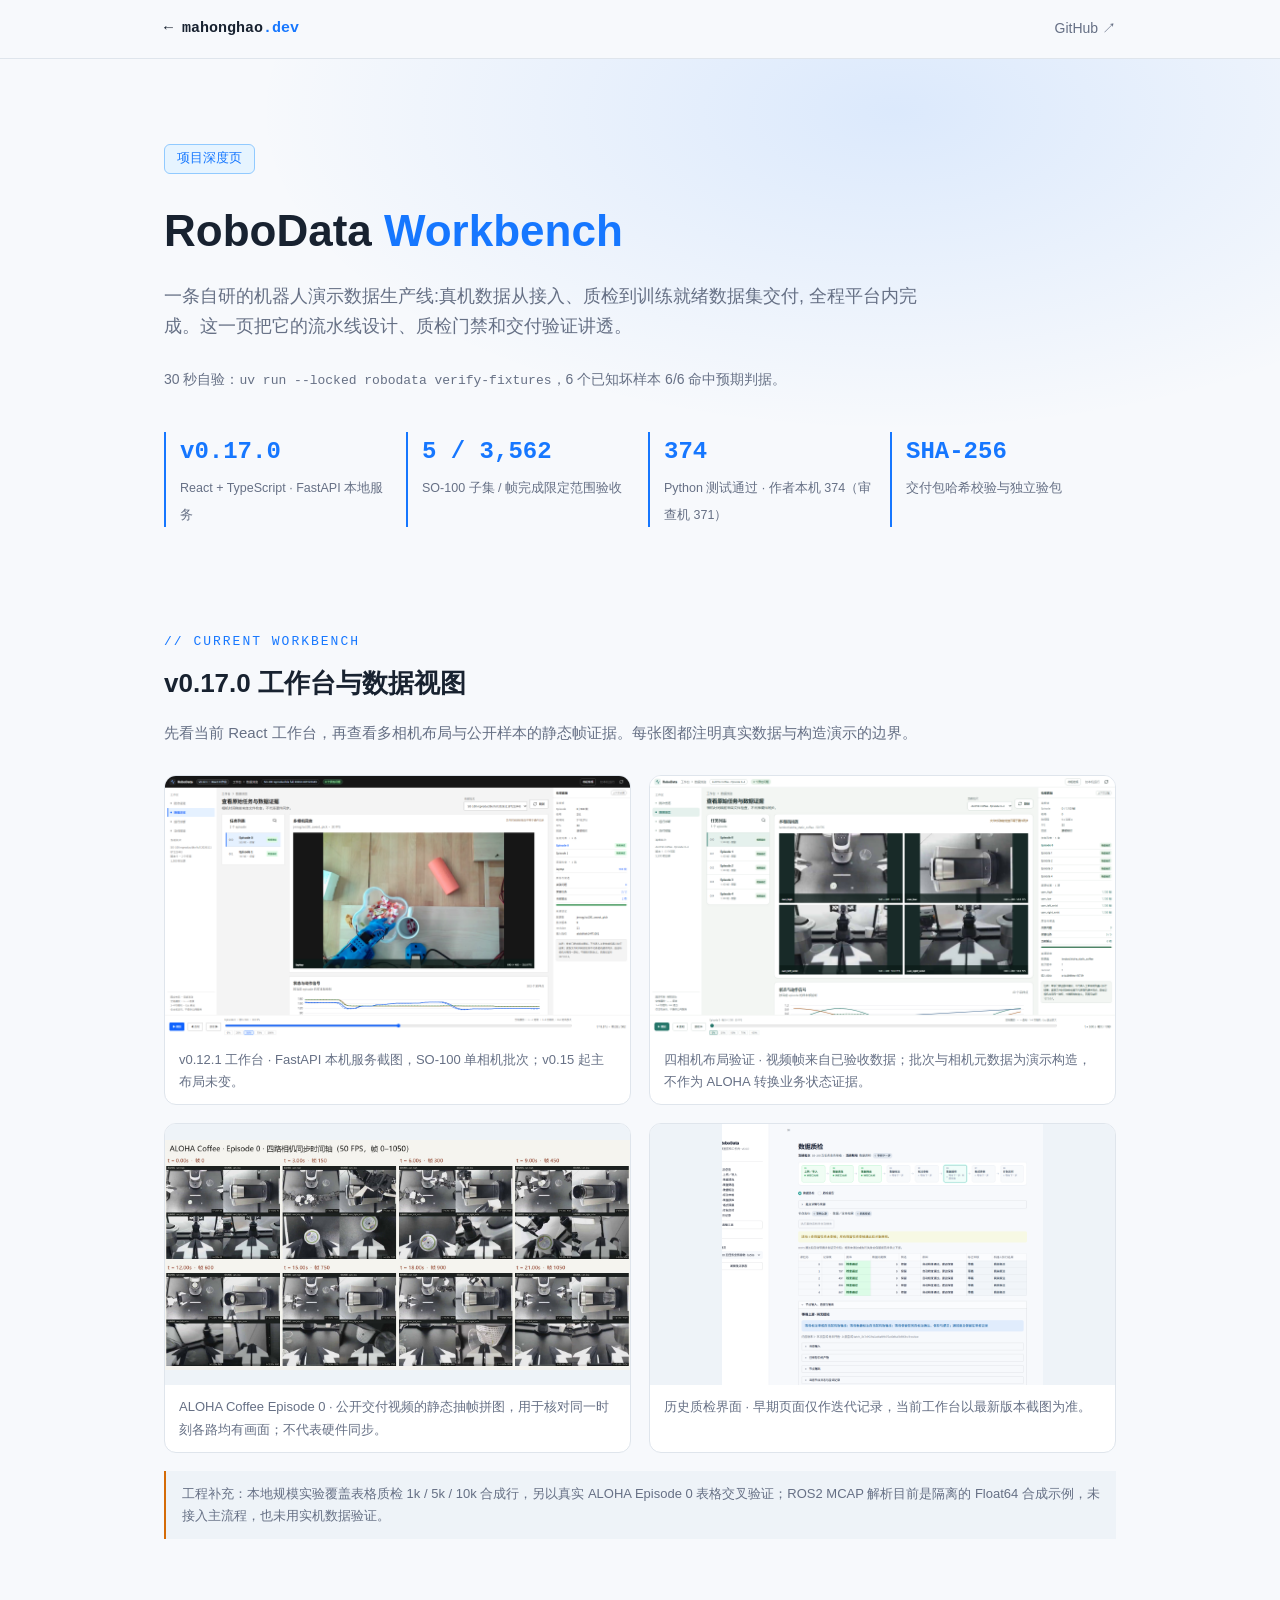
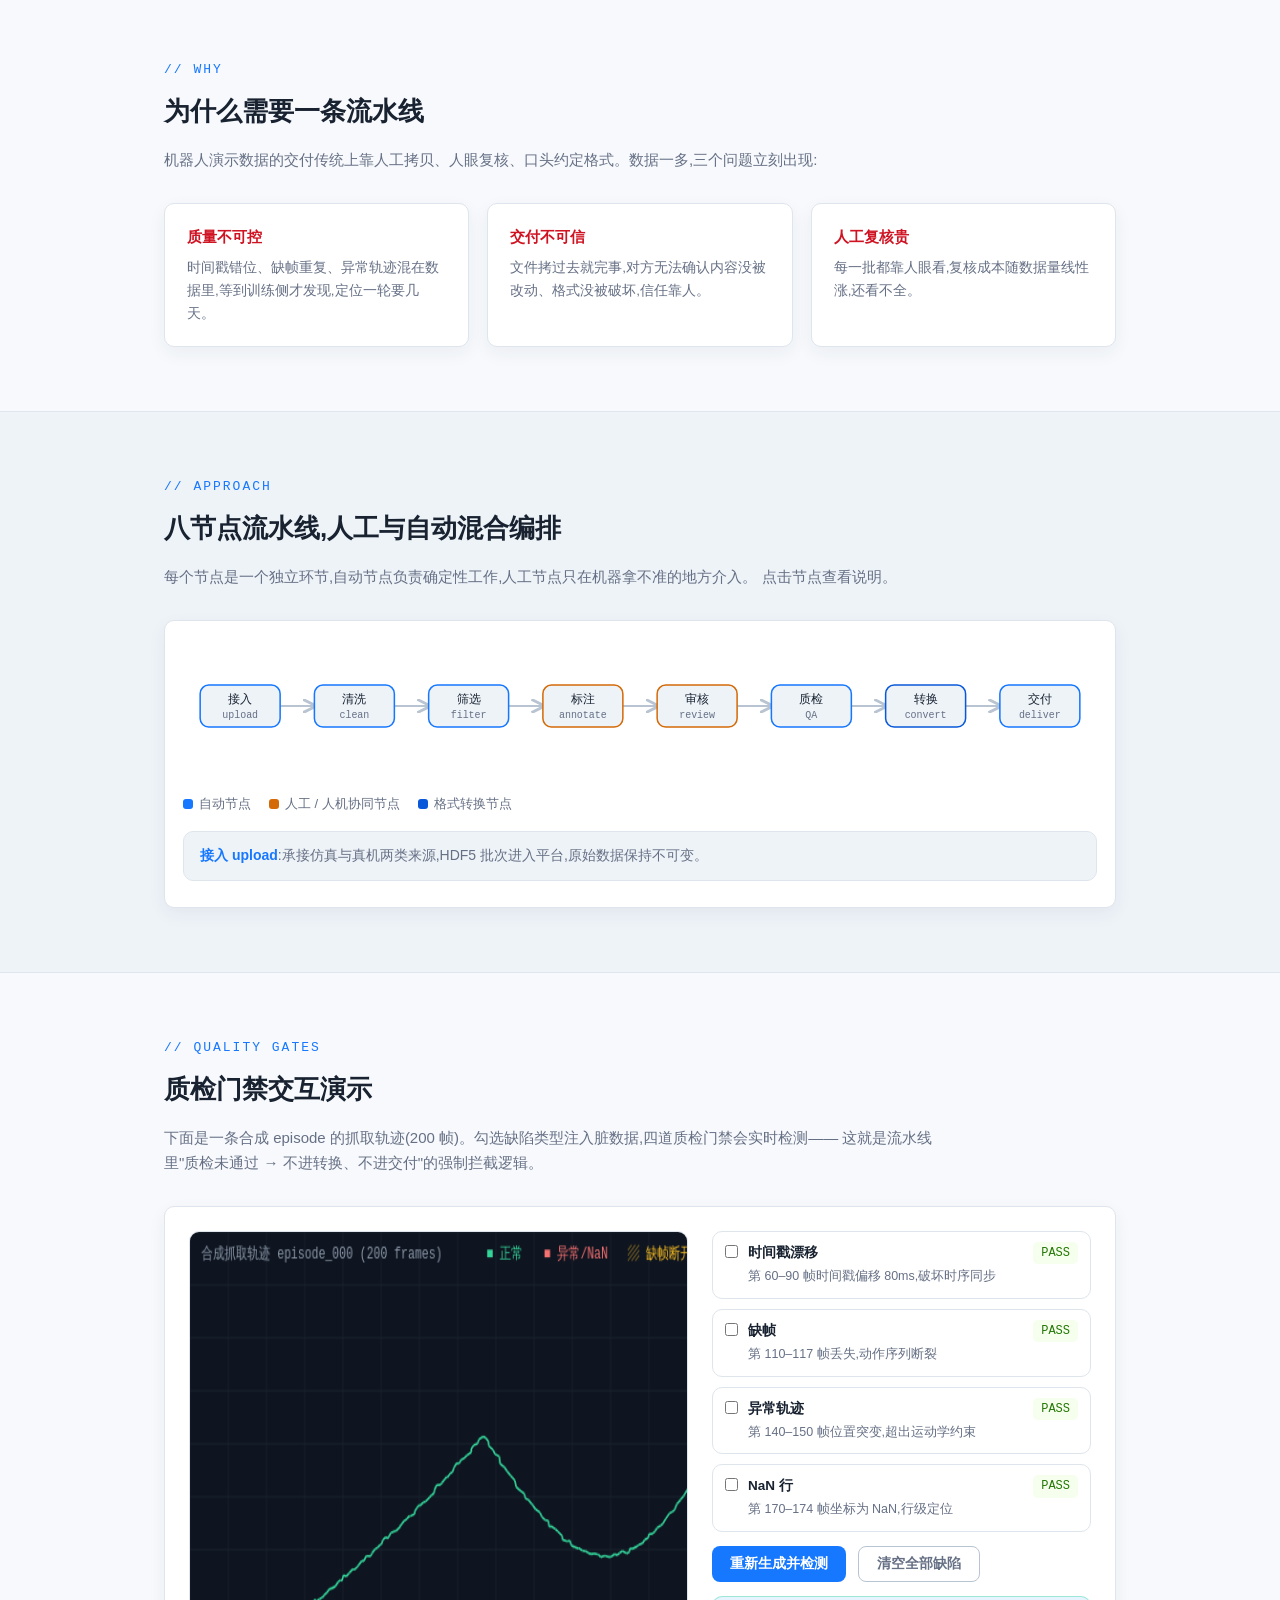
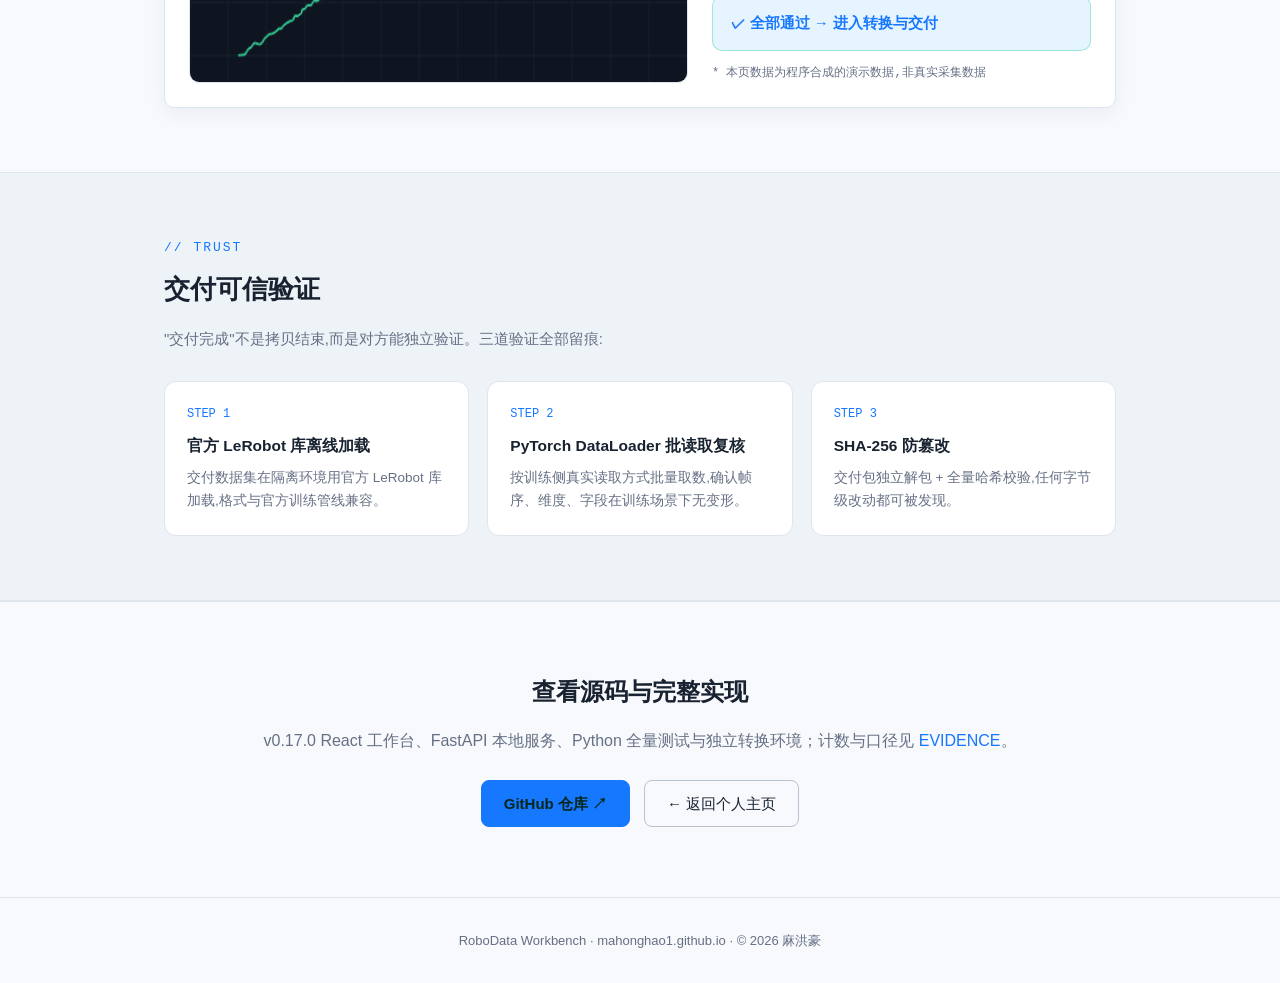
<file: robodata/index.html>
<!DOCTYPE html>
<html lang="zh-CN">
<head>
<meta charset="UTF-8" />
<meta name="viewport" content="width=device-width, initial-scale=1.0" />
<title>RoboData Workbench — 具身智能数据生产线 · 项目深度页</title>
<meta name="description" content="RoboData Workbench 项目深度页:八节点数据流水线、质检门禁交互演示、交付可信验证。" />
<meta name="theme-color" content="#0a0e14" />
<link rel="icon" href="data:image/svg+xml,%3Csvg%20xmlns='http://www.w3.org/2000/svg'%20viewBox='0%200%2032%2032'%3E%3Crect%20width='32'%20height='32'%20rx='7'%20fill='%230a0e14'/%3E%3Ctext%20x='16'%20y='22'%20font-size='15'%20text-anchor='middle'%20fill='%2334d399'%20font-family='monospace'%20font-weight='bold'%3E%3CR/%3E%3C/text%3E%3C/svg%3E" />
<style>
  :root {
    --bg: #0a0e14; --bg-soft: #0f1520; --card: #111826;
    --border: #1e2937; --border-bright: #2b3a4f;
    --text: #e6edf3; --text-dim: #8b98a9;
    --accent: #34d399; --accent-dim: rgba(52,211,153,0.12);
    --orange: #fb923c; --blue: #38bdf8; --red: #f87171;
    --mono: "Cascadia Code", Consolas, monospace;
  }
  * { margin:0; padding:0; box-sizing:border-box; }
  body {
    background: var(--bg); color: var(--text); line-height: 1.7;
    font-family: -apple-system, "Segoe UI", "Microsoft YaHei", sans-serif;
    -webkit-font-smoothing: antialiased;
  }
  a { color: var(--accent); text-decoration: none; }
  .wrap { max-width: 1000px; margin: 0 auto; padding: 0 24px; }

  nav { position: sticky; top: 0; z-index: 50; background: rgba(10,14,20,.88); backdrop-filter: blur(10px); border-bottom: 1px solid var(--border); }
  .nav-inner { display:flex; align-items:center; justify-content:space-between; height:58px; }
  .nav-mark { font-family:var(--mono); font-weight:700; font-size:15px; color:var(--text); }
  .nav-mark span { color:var(--accent); }
  .nav-right { display:flex; gap:20px; font-size:14px; align-items:center; }
  .nav-right a { color:var(--text-dim); transition:color .2s; }
  .nav-right a:hover { color:var(--text); }

  .hero { position:relative; padding:84px 0 60px; overflow:hidden;
    background: radial-gradient(ellipse 640px 320px at 70% 10%, rgba(52,211,153,.09), transparent); }
  .hero-tag { display:inline-block; font-family:var(--mono); font-size:13px; color:var(--accent);
    background:var(--accent-dim); border:1px solid rgba(52,211,153,.3); border-radius:6px; padding:3px 12px; margin-bottom:20px; }
  .hero h1 { font-size:44px; font-weight:800; }
  .hero h1 em { font-style:normal; color:var(--accent); }
  .hero .sub { font-size:18px; color:var(--text-dim); margin:12px 0 30px; max-width:760px; }
  .hero-stats { display:grid; grid-template-columns:repeat(4,1fr); gap:16px; margin-top:40px; }
  .hstat { border-left:2px solid var(--accent); padding-left:14px; }
  .hstat b { display:block; font-family:var(--mono); font-size:24px; color:var(--accent); font-weight:700; }
  .hstat span { font-size:12.5px; color:var(--text-dim); }

  section { padding:64px 0; }
  .sec-label { font-family:var(--mono); font-size:13px; color:var(--accent); letter-spacing:2px; margin-bottom:8px; }
  .sec-title { font-size:26px; font-weight:700; margin-bottom:14px; }
  .sec-desc { color:var(--text-dim); font-size:15px; max-width:780px; margin-bottom:30px; }

  .why-grid { display:grid; grid-template-columns:repeat(3,1fr); gap:18px; }
  .why-card { background:var(--card); border:1px solid var(--border); border-radius:12px; padding:20px 22px; }
  .why-card h4 { font-size:15px; margin-bottom:8px; color:var(--red); }
  .why-card p { font-size:13.5px; color:var(--text-dim); }

  .flow-box { background:var(--card); border:1px solid var(--border); border-radius:14px; padding:26px 18px; overflow-x:auto; }
  .legend { display:flex; gap:18px; font-size:13px; color:var(--text-dim); margin-top:14px; flex-wrap:wrap; }
  .dot { display:inline-block; width:10px; height:10px; border-radius:3px; margin-right:6px; vertical-align:-1px; }
  .node-desc { margin-top:16px; min-height:44px; font-size:14px; color:var(--text-dim);
    background:var(--bg-soft); border:1px solid var(--border); border-radius:10px; padding:12px 16px; }
  .node-desc b { color:var(--accent); }

  .lab { background:var(--card); border:1px solid var(--border); border-radius:14px; padding:24px; }
  .lab-top { display:flex; gap:24px; flex-wrap:wrap; }
  #trajCanvas { background:var(--bg-soft); border:1px solid var(--border); border-radius:10px; flex:1 1 420px; min-width:300px; }
  .lab-panel { flex:1 1 300px; min-width:280px; }
  .gate { display:flex; align-items:flex-start; gap:10px; padding:10px 12px; border:1px solid var(--border);
    border-radius:10px; margin-bottom:10px; font-size:13.5px; cursor:pointer; transition:border-color .2s, background .2s; }
  .gate:hover { border-color:var(--border-bright); }
  .gate input { margin-top:3px; accent-color: var(--orange); }
  .gate .g-name { font-weight:600; }
  .gate .g-desc { color:var(--text-dim); font-size:12.5px; }
  .gate .g-state { margin-left:auto; font-family:var(--mono); font-size:12px; white-space:nowrap; padding:1px 8px; border-radius:5px; }
  .g-state.pass { color:var(--accent); background:var(--accent-dim); }
  .g-state.block { color:#0a0e14; background:var(--red); font-weight:700; }
  .lab-actions { display:flex; gap:12px; margin:14px 0; flex-wrap:wrap; }
  .lab-btn { padding:8px 18px; border-radius:8px; font-size:14px; cursor:pointer;
    background:var(--accent); color:#06281c; border:none; font-weight:600; }
  .lab-btn.ghost { background:transparent; color:var(--text-dim); border:1px solid var(--border-bright); }
  .lab-btn.ghost:hover { border-color:var(--accent); color:var(--accent); }
  .verdict { border-radius:10px; padding:14px 18px; font-size:14.5px; font-weight:600; border:1px solid; }
  .verdict.ok { color:var(--accent); border-color:rgba(52,211,153,.4); background:var(--accent-dim); }
  .verdict.blocked { color:var(--red); border-color:rgba(248,113,113,.4); background:rgba(248,113,113,.08); }
  .demo-note { font-family:var(--mono); font-size:12px; color:var(--text-dim); margin-top:12px; }

  .trust-grid { display:grid; grid-template-columns:repeat(3,1fr); gap:18px; }
  .trust-card { background:var(--card); border:1px solid var(--border); border-radius:12px; padding:22px; }
  .shot-grid { display:grid; grid-template-columns:repeat(2,minmax(0,1fr)); gap:18px; }
  .shot-figure { margin:0; background:var(--card); border:1px solid var(--border); border-radius:12px; overflow:hidden; }
  .shot-figure img { width:100%; display:block; aspect-ratio:16/9; object-fit:contain; background:var(--bg-soft); }
  .shot-figure figcaption { padding:11px 14px; color:var(--text-dim); font-size:13px; }
  .scope-note { border-left:2px solid var(--orange); padding:12px 16px; background:var(--bg-soft); color:var(--text-dim); font-size:13px; margin-top:18px; }
  .trust-card .step { font-family:var(--mono); font-size:12px; color:var(--accent); margin-bottom:8px; }
  .trust-card h4 { font-size:15.5px; margin-bottom:8px; }
  .trust-card p { font-size:13.5px; color:var(--text-dim); }

  .cta { text-align:center; padding:70px 0; border-top:1px solid var(--border); }
  .cta h3 { font-size:24px; margin-bottom:14px; }
  .cta p { color:var(--text-dim); margin-bottom:26px; }
  .cta .hero-actions { display:flex; gap:14px; justify-content:center; flex-wrap:wrap; }
  .btn { display:inline-flex; align-items:center; gap:8px; padding:10px 22px; border-radius:8px;
    font-size:15px; border:1px solid var(--border-bright); color:var(--text); transition:all .2s; }
  .btn:hover { border-color:var(--accent); transform:translateY(-2px); }
  .btn.primary { background:var(--accent); border-color:var(--accent); color:#06281c; font-weight:600; }

  footer { border-top:1px solid var(--border); padding:32px 0; text-align:center; font-size:13px; color:var(--text-dim); }

  .reveal { opacity:0; transform:translateY(20px); transition:opacity .6s ease, transform .6s ease; }
  .reveal.visible { opacity:1; transform:none; }
  @media (prefers-reduced-motion: reduce) { .reveal { opacity:1; transform:none; transition:none; } }
  @media (max-width: 760px) {
    .hero h1 { font-size:30px; }
    .hero-stats { grid-template-columns:repeat(2,1fr); gap:18px; }
    .why-grid, .trust-grid, .shot-grid { grid-template-columns:1fr; }
    section { padding:48px 0; }
  }
  /* Material + Ant portfolio companion theme: readable project narrative, same brand token as the homepage. */
  :root {
    --bg: #f7f9fc; --bg-soft: #eef3f8; --card: #ffffff;
    --border: #dfe5ec; --border-bright: #b8c4d1;
    --text: #182230; --text-dim: #667085;
    --accent: #1677ff; --accent-dim: #e6f4ff;
    --orange: #d46b08; --blue: #0958d9; --red: #cf1322;
    --mono: "IBM Plex Mono", "Cascadia Code", Consolas, monospace;
    --sans: "IBM Plex Sans", "Noto Sans SC", "Segoe UI", "Microsoft YaHei", sans-serif;
    --space-1: 4px; --space-2: 8px; --space-3: 12px;
    --space-4: 16px; --space-5: 24px; --space-6: 32px;
    --text-body: 16px; --text-caption: 13px; --text-title: 28px;
  }
  body { background: var(--bg); color: var(--text); font-family: var(--sans); }
  nav { background: rgba(247,249,252,.94); border-bottom-color: var(--border); }
  .nav-mark { color: var(--text); }
  .nav-mark span, .nav-right a:hover, a { color: var(--accent); }
  .nav-right a { color: var(--text-dim); }
  .hero { background: radial-gradient(ellipse 640px 320px at 70% 10%, rgba(22,119,255,.12), transparent); }
  .hero-tag { color: var(--accent); background: var(--accent-dim); border-color: #91caff; }
  .hero h1 em, .sec-label, .hstat b { color: var(--accent); }
  .hero .sub, .sec-desc, .hstat span, .why-card p { color: var(--text-dim); }
  .why-card, .flow-box, .lab { background: var(--card); border-color: var(--border); border-radius: 10px; box-shadow: 0 6px 18px rgba(31,53,80,.06); }
  .why-card h4 { color: var(--red); }
  .node-desc, #trajCanvas { background: var(--bg-soft); border-color: var(--border); }
  .gate { border-color: var(--border); background: var(--card); }
  .gate:hover { border-color: #91caff; background: #f7fbff; }
  .g-state.pass { color: #237804; background: #f6ffed; }
  .g-state.block { color: #fff; background: var(--red); }
  .lab-btn { background: var(--accent); color: #fff; }
</style>
</head>
<body>

<nav>
  <div class="wrap nav-inner">
    <a class="nav-mark" href="/">← mahonghao<span>.dev</span></a>
    <div class="nav-right">
      <a href="https://github.com/MAHONGHAO1/Embodied-AI-Data-Processing-Platform" target="_blank" rel="noopener">GitHub ↗</a>
    </div>
  </div>
</nav>

<header class="hero">
  <div class="wrap">
    <span class="hero-tag">项目深度页</span>
    <h1>RoboData <em>Workbench</em></h1>
    <p class="sub">
      一条自研的机器人演示数据生产线:真机数据从接入、质检到训练就绪数据集交付,
      全程平台内完成。这一页把它的流水线设计、质检门禁和交付验证讲透。
    </p>
    <p class="sub" style="font-size:14px;margin-top:-4px;">
      30 秒自验：<code style="font-size:13px;">uv run --locked robodata verify-fixtures</code>，6 个已知坏样本 6/6 命中预期判据。
    </p>
    <div class="hero-stats">
      <div class="hstat"><b>v0.17.0</b><span>React + TypeScript · FastAPI 本地服务</span></div>
      <div class="hstat"><b>5 / 3,562</b><span>SO-100 子集 / 帧完成限定范围验收</span></div>
      <div class="hstat"><b>374</b><span>Python 测试通过 · 作者本机 374（审查机 371）</span></div>
      <div class="hstat"><b>SHA-256</b><span>交付包哈希校验与独立验包</span></div>
    </div>
  </div>
</header>

<section id="screenshots" style="padding-top:44px;">
  <div class="wrap">
    <div class="sec-label reveal">// CURRENT WORKBENCH</div>
    <h2 class="sec-title reveal">v0.17.0 工作台与数据视图</h2>
    <p class="sec-desc reveal">先看当前 React 工作台，再查看多相机布局与公开样本的静态帧证据。每张图都注明真实数据与构造演示的边界。</p>
    <div class="shot-grid">
      <figure class="shot-figure reveal"><img src="../assets/rwb/workbench-v0.12.1.png" alt="RoboData v0.12.1 React 工作台：Episode 视频、状态曲线、时间轴和检视面板" loading="lazy"><figcaption>v0.12.1 工作台 · FastAPI 本机服务截图，SO-100 单相机批次；v0.15 起主布局未变。</figcaption></figure>
      <figure class="shot-figure reveal"><img src="../assets/rwb/workbench-v0.8.0-aloha.png" alt="ALOHA Coffee 四相机布局验证截图" loading="lazy"><figcaption>四相机布局验证 · 视频帧来自已验收数据；批次与相机元数据为演示构造，不作为 ALOHA 转换业务状态证据。</figcaption></figure>
      <figure class="shot-figure reveal"><img src="../assets/rwb/aloha-timeline-sheet.jpg" alt="ALOHA Coffee Episode 0 四路相机的静态抽帧时间轴图" loading="lazy"><figcaption>ALOHA Coffee Episode 0 · 公开交付视频的静态抽帧拼图，用于核对同一时刻各路均有画面；不代表硬件同步。</figcaption></figure>
      <figure class="shot-figure reveal"><img src="../assets/rwb/07_quality.png" alt="RoboData 历史版本质检界面" loading="lazy"><figcaption>历史质检界面 · 早期页面仅作迭代记录，当前工作台以最新版本截图为准。</figcaption></figure>
    </div>
    <div class="scope-note">工程补充：本地规模实验覆盖表格质检 1k / 5k / 10k 合成行，另以真实 ALOHA Episode 0 表格交叉验证；ROS2 MCAP 解析目前是隔离的 Float64 合成示例，未接入主流程，也未用实机数据验证。</div>
  </div>
</section>

<section id="why" style="padding-top:56px;">
  <div class="wrap">
    <div class="sec-label reveal">// WHY</div>
    <h2 class="sec-title reveal">为什么需要一条流水线</h2>
    <p class="sec-desc reveal">
      机器人演示数据的交付传统上靠人工拷贝、人眼复核、口头约定格式。数据一多,三个问题立刻出现:
    </p>
    <div class="why-grid">
      <div class="why-card reveal"><h4>质量不可控</h4><p>时间戳错位、缺帧重复、异常轨迹混在数据里,等到训练侧才发现,定位一轮要几天。</p></div>
      <div class="why-card reveal"><h4>交付不可信</h4><p>文件拷过去就完事,对方无法确认内容没被改动、格式没被破坏,信任靠人。</p></div>
      <div class="why-card reveal"><h4>人工复核贵</h4><p>每一批都靠人眼看,复核成本随数据量线性涨,还看不全。</p></div>
    </div>
  </div>
</section>

<section id="approach" style="background:var(--bg-soft); border-block:1px solid var(--border);">
  <div class="wrap">
    <div class="sec-label reveal">// APPROACH</div>
    <h2 class="sec-title reveal">八节点流水线,人工与自动混合编排</h2>
    <p class="sec-desc reveal">
      每个节点是一个独立环节,自动节点负责确定性工作,人工节点只在机器拿不准的地方介入。
      点击节点查看说明。
    </p>
    <div class="flow-box reveal">
      <svg id="flowSvg" viewBox="0 0 960 130" width="100%" style="min-width:760px;" role="img" aria-label="八节点流水线图"></svg>
      <div class="legend">
        <span><span class="dot" style="background:var(--accent);"></span>自动节点</span>
        <span><span class="dot" style="background:var(--orange);"></span>人工 / 人机协同节点</span>
        <span><span class="dot" style="background:var(--blue);"></span>格式转换节点</span>
      </div>
      <div class="node-desc" id="nodeDesc">点击上方任一节点查看职责说明。</div>
    </div>
  </div>
</section>

<section id="lab">
  <div class="wrap">
    <div class="sec-label reveal">// QUALITY GATES</div>
    <h2 class="sec-title reveal">质检门禁交互演示</h2>
    <p class="sec-desc reveal">
      下面是一条合成 episode 的抓取轨迹(200 帧)。勾选缺陷类型注入脏数据,四道质检门禁会实时检测——
      这就是流水线里"质检未通过 → 不进转换、不进交付"的强制拦截逻辑。
    </p>
    <div class="lab reveal">
      <div class="lab-top">
        <canvas id="trajCanvas" width="520" height="340"></canvas>
        <div class="lab-panel">
          <label class="gate"><input type="checkbox" id="def1">
            <span><span class="g-name">时间戳漂移</span><br><span class="g-desc">第 60–90 帧时间戳偏移 80ms,破坏时序同步</span></span>
            <span class="g-state pass" id="st1">PASS</span></label>
          <label class="gate"><input type="checkbox" id="def2">
            <span><span class="g-name">缺帧</span><br><span class="g-desc">第 110–117 帧丢失,动作序列断裂</span></span>
            <span class="g-state pass" id="st2">PASS</span></label>
          <label class="gate"><input type="checkbox" id="def3">
            <span><span class="g-name">异常轨迹</span><br><span class="g-desc">第 140–150 帧位置突变,超出运动学约束</span></span>
            <span class="g-state pass" id="st3">PASS</span></label>
          <label class="gate"><input type="checkbox" id="def4">
            <span><span class="g-name">NaN 行</span><br><span class="g-desc">第 170–174 帧坐标为 NaN,行级定位</span></span>
            <span class="g-state pass" id="st4">PASS</span></label>
          <div class="lab-actions">
            <button class="lab-btn" id="applyBtn">重新生成并检测</button>
            <button class="lab-btn ghost" id="resetBtn">清空全部缺陷</button>
          </div>
          <div class="verdict ok" id="verdict">✓ 全部通过 → 进入转换与交付</div>
          <div class="demo-note">* 本页数据为程序合成的演示数据,非真实采集数据</div>
        </div>
      </div>
    </div>
  </div>
</section>

<section id="trust" style="background:var(--bg-soft); border-block:1px solid var(--border);">
  <div class="wrap">
    <div class="sec-label reveal">// TRUST</div>
    <h2 class="sec-title reveal">交付可信验证</h2>
    <p class="sec-desc reveal">"交付完成"不是拷贝结束,而是对方能独立验证。三道验证全部留痕:</p>
    <div class="trust-grid">
      <div class="trust-card reveal"><div class="step">STEP 1</div><h4>官方 LeRobot 库离线加载</h4><p>交付数据集在隔离环境用官方 LeRobot 库加载,格式与官方训练管线兼容。</p></div>
      <div class="trust-card reveal"><div class="step">STEP 2</div><h4>PyTorch DataLoader 批读取复核</h4><p>按训练侧真实读取方式批量取数,确认帧序、维度、字段在训练场景下无变形。</p></div>
      <div class="trust-card reveal"><div class="step">STEP 3</div><h4>SHA-256 防篡改</h4><p>交付包独立解包 + 全量哈希校验,任何字节级改动都可被发现。</p></div>
    </div>
  </div>
</section>

<section class="cta">
  <div class="wrap">
    <h3>查看源码与完整实现</h3>
    <p>v0.17.0 React 工作台、FastAPI 本地服务、Python 全量测试与独立转换环境；计数与口径见 <a href="https://github.com/MAHONGHAO1/Embodied-AI-Data-Processing-Platform/blob/main/docs/EVIDENCE.md" target="_blank" rel="noopener">EVIDENCE</a>。</p>
    <div class="hero-actions">
      <a class="btn primary" href="https://github.com/MAHONGHAO1/Embodied-AI-Data-Processing-Platform" target="_blank" rel="noopener">GitHub 仓库 ↗</a>
      <a class="btn" href="/">← 返回个人主页</a>
    </div>
  </div>
</section>

<footer>
  <div class="wrap">RoboData Workbench · mahonghao1.github.io · © 2026 麻洪豪</div>
</footer>

<script>
  // 滚动渐入
  const io = new IntersectionObserver((es) => es.forEach((e) => {
    if (e.isIntersecting) { e.target.classList.add("visible"); io.unobserve(e.target); }
  }), { threshold: 0.12 });
  document.querySelectorAll(".reveal").forEach((el) => io.observe(el));

  // ---------- 八节点流水线 SVG ----------
  const NODES = [
    { id: "upload",   name: "接入 upload",      color: "var(--accent)", desc: "<b>接入 upload</b>:承接仿真与真机两类来源,HDF5 批次进入平台,原始数据保持不可变。" },
    { id: "clean",    name: "清洗 clean",       color: "var(--accent)", desc: "<b>清洗 clean</b>:去除重复、修复可自动修复的问题,保留处理痕迹以便追溯。" },
    { id: "filter",   name: "筛选 filter",      color: "var(--accent)", desc: "<b>筛选 filter</b>:按任务与质量规则筛选有效片段,失败轨迹保留为训练负样本资产而非丢弃。" },
    { id: "annotate", name: "标注 annotate",    color: "var(--orange)", desc: "<b>标注 annotate(人工)</b>:人工与半自动标注补全语义信息,机器拿不准的帧由人介入。" },
    { id: "review",   name: "审核 review",      color: "var(--orange)", desc: "<b>审核 review(人工)</b>:标注质量抽检与复核,人机协同确认标签一致性。" },
    { id: "qa",       name: "质检 QA",          color: "var(--accent)", desc: "<b>质检 QA</b>:时间戳同步、缺帧重复、异常轨迹、NaN 行级定位四类内建门禁,未通过批次强制拦截。" },
    { id: "convert",  name: "转换 convert",     color: "var(--blue)",   desc: "<b>转换 convert</b>:HDF5 → LeRobot v3.0,独立转换环境执行,输出官方训练就绪格式。" },
    { id: "deliver",  name: "交付 deliver",     color: "var(--accent)", desc: "<b>交付 deliver</b>:打包 + SHA-256 防篡改,官方 LeRobot 库离线加载与 DataLoader 批读取复核后交付。" },
  ];
  const svg = document.getElementById("flowSvg");
  const W = 960, gap = W / NODES.length, boxW = 84, boxH = 44, y = 40;
  let svgHTML = "";
  NODES.forEach((n, i) => {
    const cx = gap * i + gap / 2;
    if (i < NODES.length - 1) {
      svgHTML += `<line x1="${cx + boxW/2}" y1="${y + boxH/2}" x2="${cx + gap - boxW/2}" y2="${y + boxH/2}" stroke="var(--border-bright)" stroke-width="2" marker-end="url(#arr)"/>`;
    }
    svgHTML += `<rect data-i="${i}" x="${cx - boxW/2}" y="${y}" width="${boxW}" height="${boxH}" rx="9" fill="var(--bg-soft)" stroke="${n.color}" stroke-width="1.6" style="cursor:pointer"/>`;
    const words = n.name.split(" ");
    svgHTML += `<text data-i="${i}" x="${cx}" y="${y + 19}" text-anchor="middle" font-size="12.5" fill="var(--text)" style="cursor:pointer">${words[0]}</text>`;
    svgHTML += `<text data-i="${i}" x="${cx}" y="${y + 35}" text-anchor="middle" font-size="10.5" font-family="monospace" fill="var(--text-dim)" style="cursor:pointer">${words[1] || ""}</text>`;
  });
  svg.innerHTML = `<defs><marker id="arr" markerWidth="7" markerHeight="7" refX="6" refY="3.5" orient="auto"><path d="M0,0 L7,3.5 L0,7" fill="none" stroke="var(--border-bright)" stroke-width="1.5"/></marker></defs>` + svgHTML;
  const descBox = document.getElementById("nodeDesc");
  svg.addEventListener("click", (e) => {
    const i = e.target.getAttribute("data-i");
    if (i !== null) descBox.innerHTML = NODES[+i].desc;
  });
  descBox.innerHTML = NODES[0].desc;

  // ---------- 质检交互演示(全部为程序合成数据) ----------
  const N_FRAMES = 200;
  const canvas = document.getElementById("trajCanvas");
  const ctx = canvas.getContext("2d");
  function baseline(t) { // 合成抓取轨迹:两段贝塞尔感曲线
    if (t < 0.5) {
      const k = t / 0.5;
      return [40 + k * 200, 250 - k * k * 40 - k * 90];
    }
    const k = (t - 0.5) / 0.5;
    return [240 + k * 220, 120 + Math.sin(k * Math.PI) * 90 - k * 40];
  }
  function genEpisode(defs) {
    const ep = [];
    let t = 0;
    for (let f = 0; f < N_FRAMES; f++) {
      let [x, y2] = baseline(f / (N_FRAMES - 1));
      x += (Math.random() - 0.5) * 2.5; y2 += (Math.random() - 0.5) * 2.5;
      ep.push({ f, x, y: y2, t });
      t += 0.05;
    }
    if (defs.has("d1")) for (let f = 60; f <= 90; f++) ep[f].t += 0.08;         // 时间戳漂移
    if (defs.has("d2")) for (let f = 110; f <= 117; f++) ep[f].missing = true;  // 缺帧
    if (defs.has("d3")) for (let f = 140; f <= 150; f++) { ep[f].x += (f - 145) * 14; ep[f].y -= (f - 145) * 10; } // 异常轨迹
    if (defs.has("d4")) for (let f = 170; f <= 174; f++) { ep[f].x = NaN; ep[f].y = NaN; }                        // NaN
    return ep;
  }
  function detect(ep, defs) {
    const r = {};
    r.d1 = { ok: true, frames: [] };
    for (let f = 1; f < ep.length; f++) if (ep[f].t - ep[f-1].t > 0.075) { r.d1.ok = false; r.d1.frames.push(f); }
    r.d2 = { ok: true, frames: ep.filter(p => p.missing).map(p => p.f) };
    if (r.d2.frames.length) r.d2.ok = false;
    r.d3 = { ok: true, frames: [] };
    for (let f = 1; f < ep.length; f++) {
      if (isNaN(ep[f].x) || isNaN(ep[f-1].x)) continue;
      const dx = ep[f].x - ep[f-1].x, dy = ep[f].y - ep[f-1].y;
      if (Math.hypot(dx, dy) > 18) { r.d3.ok = false; r.d3.frames.push(f); }
    }
    r.d4 = { ok: !defs.has("d4"), frames: ep.filter(p => isNaN(p.x)).map(p => p.f) };
    return r;
  }
  function draw(ep, res) {
    ctx.clearRect(0, 0, canvas.width, canvas.height);
    ctx.fillStyle = "#0f1520"; ctx.fillRect(0, 0, canvas.width, canvas.height);
    ctx.strokeStyle = "rgba(30,41,55,.6)"; ctx.lineWidth = 1;
    for (let gx = 0; gx < canvas.width; gx += 40) { ctx.beginPath(); ctx.moveTo(gx, 0); ctx.lineTo(gx, canvas.height); ctx.stroke(); }
    for (let gy = 0; gy < canvas.height; gy += 40) { ctx.beginPath(); ctx.moveTo(0, gy); ctx.lineTo(canvas.width, gy); ctx.stroke(); }
    const badFrames = new Set([...res.d1.frames, ...res.d3.frames, ...res.d4.frames]);
    const missing = new Set(res.d2.frames);
    const scale = 1.28;
    let prev = null;
    for (let f = 0; f < ep.length; f++) {
      const p = ep[f];
      if (p.missing) { prev = null; continue; }
      const x = p.x * scale, y2 = p.y * scale;
      if (isNaN(x) || isNaN(y2)) {
        ctx.strokeStyle = "#f87171";
        const px = prev ? prev.px + 6 : 40, py = prev ? prev.py : 160;
        ctx.beginPath(); ctx.moveTo(px - 4, py - 4); ctx.lineTo(px + 4, py + 4);
        ctx.moveTo(px + 4, py - 4); ctx.lineTo(px - 4, py + 4); ctx.stroke();
        prev = null; continue;
      }
      const px = x, py = y2;
      if (prev) {
        ctx.beginPath(); ctx.moveTo(prev.px, prev.py); ctx.lineTo(px, py);
        ctx.strokeStyle = badFrames.has(f) ? "#f87171" : (missing.has(f - 1) ? "#fbbf24" : "#34d399");
        ctx.lineWidth = badFrames.has(f) ? 2.4 : 1.7;
        ctx.stroke();
      }
      prev = { px, py };
    }
    ctx.fillStyle = "#8b98a9"; ctx.font = "12px monospace";
    ctx.fillText("合成抓取轨迹 episode_000 (200 frames)", 12, 20);
    ctx.fillStyle = "#34d399"; ctx.fillText("■ 正常", canvas.width - 210, 20);
    ctx.fillStyle = "#f87171"; ctx.fillText("■ 异常/NaN", canvas.width - 150, 20);
    ctx.fillStyle = "#fbbf24"; ctx.fillText("▨ 缺帧断开", canvas.width - 62, 20);
  }
  const defs = () => new Set([
    document.getElementById("def1").checked && "d1",
    document.getElementById("def2").checked && "d2",
    document.getElementById("def3").checked && "d3",
    document.getElementById("def4").checked && "d4",
  ].filter(Boolean));
  const verdict = document.getElementById("verdict");
  let playHead = 0, savedEp = null, savedRes = null;
  function replay() {
    if (savedEp && playHead < savedEp.length) {
      draw(savedEp.slice(0, playHead).concat(savedEp.slice(playHead).map(p => ({ ...p, missing: true }))), savedRes);
      playHead += 2;
      setTimeout(replay, 16);
    }
  }
  function run() {
    const d = defs();
    const ep = genEpisode(d);
    const res = detect(ep, d);
    draw(ep, res);
    savedEp = ep; savedRes = res; playHead = 0;
    setTimeout(replay, 30);
    [["d1","st1"],["d2","st2"],["d3","st3"],["d4","st4"]].forEach(([k, id]) => {
      const el = document.getElementById(id);
      const framesTxt = res[k].frames.length ? " (帧 " + res[k].frames[0] + "+" + ")" : "";
      el.textContent = res[k].ok ? "PASS" : "拦截" + framesTxt;
      el.className = "g-state " + (res[k].ok ? "pass" : "block");
    });
    const allOk = res.d1.ok && res.d2.ok && res.d3.ok && res.d4.ok;
    verdict.className = "verdict " + (allOk ? "ok" : "blocked");
    verdict.textContent = allOk
      ? "✓ 全部通过 → 进入转换与交付"
      : "✗ 质检未通过 → 批次被强制拦截,不进转换、不进交付(缺陷轨迹保留为负样本资产)";
  }
  document.getElementById("applyBtn").addEventListener("click", run);
  document.getElementById("resetBtn").addEventListener("click", () => {
    ["def1","def2","def3","def4"].forEach((id) => document.getElementById(id).checked = false);
    run();
  });
  ["def1","def2","def3","def4"].forEach((id) => document.getElementById(id).addEventListener("change", run));
  run();
</script>

</body>
</html>
</file>
<file: demo/assets/index-uYIio6fL.css>
:root{color-scheme:light;--font-body: "Segoe UI", "Microsoft YaHei UI", sans-serif;--color-ink: #282a28;--color-ink-soft: #575c56;--color-muted: #858b82;--color-ground: #f5f3ed;--color-paper: #fbfaf6;--color-paper-raised: #fffefa;--color-line: #e0ded4;--color-line-strong: #c8c5b8;--color-accent: #8c4a34;--color-accent-hover: #713c2b;--color-accent-ink: #fffdf6;--color-accent-soft: #f3e9e2;--color-chart-ink: #477067;--color-chart-secondary: #af7947;--color-focus: #8c4a34;--color-success: #39714d;--color-success-bg: #eaf2e9;--color-warning: #8c632e;--color-warning-bg: #f7eedf;--color-danger: #a4473b;--color-danger-bg: #f8e9e5;--color-live-bg: #eaf2e9;--color-overlay: rgba(32, 34, 31, .08);--radius-control: 7px;--radius-panel: 13px;--shadow-panel: 0 1px 2px rgba(53, 48, 35, .04);--dur-micro: .12s;font-family:var(--font-body);color:var(--color-ink);background:var(--color-ground);font-synthesis:none;text-rendering:optimizeLegibility}*{box-sizing:border-box}html,body,#root{min-height:100%;margin:0}html,body{overflow-x:clip}body{min-width:340px;color:var(--color-ink);background:var(--color-ground);font-size:14px}button,input,select{font:inherit}button:focus-visible,a:focus-visible,input:focus-visible,select:focus-visible{outline:3px solid var(--color-focus);outline-offset:2px}::selection{color:var(--color-ink);background:var(--color-accent-soft)}.fund-app{min-height:100vh}.fund-topbar{min-height:68px;display:flex;align-items:center;gap:38px;padding:0 max(30px,calc((100vw - 1440px)/2));border-bottom:1px solid var(--color-line);background:var(--color-paper)}.fund-brand{min-width:240px;display:inline-flex;align-items:center;gap:11px;color:inherit;text-decoration:none}.brand-seal{width:35px;height:35px;display:grid;place-items:center;color:var(--color-accent);border:1px solid var(--color-accent);border-radius:50%}.fund-brand strong{display:block;font-size:15px;font-weight:720;line-height:1.2}.fund-brand small{display:block;margin-top:3px;color:var(--color-muted);font-size:11px}.fund-nav{display:flex;align-self:stretch;align-items:center;gap:24px}.fund-nav-link{min-height:100%;padding:0 2px;border:0;border-bottom:2px solid transparent;background:transparent;color:var(--color-ink-soft);cursor:pointer;font-size:12px}.fund-nav-link:hover{color:var(--color-accent)}.fund-nav-link.active{border-bottom-color:var(--color-accent);color:var(--color-accent);font-weight:650}.fund-top-actions{margin-left:auto;display:flex;align-items:center;gap:14px}.local-pill{display:inline-flex;align-items:center;gap:6px;color:var(--color-muted);font-size:11px;white-space:nowrap}.fund-icon-button{width:36px;height:36px;display:grid;place-items:center;border:1px solid transparent;border-radius:var(--radius-control);background:transparent;color:var(--color-ink-soft);cursor:pointer}.fund-icon-button:hover{color:var(--color-accent);background:var(--color-accent-soft)}.fund-page{max-width:1440px;padding:31px 30px 17px;margin:0 auto}.fund-heading{display:flex;align-items:flex-end;justify-content:space-between;gap:24px;margin-bottom:19px}.fund-heading h1{margin:0;font-size:clamp(26px,2.4vw,34px);font-weight:670;letter-spacing:-.03em;line-height:1.16;overflow-wrap:break-word;min-width:0}.fund-heading p{max-width:65ch;margin:7px 0 0;color:var(--color-ink-soft);line-height:1.5}.fund-breadcrumb{display:flex;align-items:center;gap:3px;color:var(--color-muted)!important;margin:0 0 9px!important;font-size:11px}.fund-heading-actions{display:flex;align-items:center;gap:8px;flex:0 0 auto}.fund-button{min-height:37px;display:inline-flex;justify-content:center;align-items:center;gap:7px;padding:0 12px;border:1px solid transparent;border-radius:var(--radius-control);cursor:pointer;font-size:11px;font-weight:650;transition:background-color var(--dur-micro) ease-out,border-color var(--dur-micro) ease-out,color var(--dur-micro) ease-out;text-decoration:none;white-space:nowrap}.fund-button:disabled{opacity:.55;cursor:not-allowed}.fund-button.filled{color:var(--color-accent-ink);background:var(--color-accent);border-color:var(--color-accent)}.fund-button.filled:hover:not(:disabled){background:var(--color-accent-hover);border-color:var(--color-accent-hover)}.fund-button.outline{color:var(--color-ink-soft);background:var(--color-paper-raised);border-color:var(--color-line-strong)}.fund-button.outline:hover:not(:disabled){color:var(--color-accent);border-color:var(--color-accent);background:var(--color-accent-soft)}.fund-button.small-button{min-height:34px}.synthetic-banner{min-height:54px;display:flex;align-items:center;gap:11px;padding:9px 13px;margin-bottom:17px;border:1px solid var(--color-warning);border-left-width:3px;background:var(--color-warning-bg)}.banner-mark{width:21px;height:21px;display:grid;flex:0 0 auto;place-items:center;border:1px solid var(--color-warning);border-radius:50%;color:var(--color-warning);font-size:12px;font-weight:700}.synthetic-banner>div{display:grid;gap:3px}.synthetic-banner strong{color:var(--color-ink);font-size:12px}.synthetic-banner span{color:var(--color-ink-soft);font-size:11px}.text-action{margin-left:auto;padding:7px 9px;border:0;background:transparent;color:var(--color-accent);cursor:pointer;font-size:11px;font-weight:650}.text-action:hover{text-decoration:underline}.fund-alert{min-height:40px;display:flex;align-items:center;gap:8px;padding:8px 10px;margin:0 0 16px;border-radius:var(--radius-control);font-size:11px}.fund-alert button{margin-left:auto;width:26px;height:26px;border:0;border-radius:4px;background:transparent;color:inherit;cursor:pointer;font-size:19px}.danger-alert{color:var(--color-danger);background:var(--color-danger-bg);border:1px solid var(--color-danger)}.success-alert{color:var(--color-success);background:var(--color-success-bg);border:1px solid var(--color-success)}.fund-stack{display:grid;gap:17px}.metric-row,.detail-metrics{display:grid;grid-template-columns:repeat(4,minmax(0,1fr));gap:0;border:1px solid var(--color-line);border-radius:var(--radius-panel);background:var(--color-paper);box-shadow:var(--shadow-panel)}.metric-card{display:grid;align-content:start;gap:7px;min-width:0;padding:17px 20px;border-right:1px solid var(--color-line)}.metric-card:last-child{border-right:0}.metric-card>span{color:var(--color-muted);font-size:11px}.metric-card>strong{font-size:clamp(20px,2vw,26px);line-height:1.12;font-weight:660;font-variant-numeric:tabular-nums;overflow-wrap:anywhere}.metric-card>small{color:var(--color-muted);font-size:10px;line-height:1.4}.metric-card .value-positive{color:var(--color-chart-ink)}.metric-card .value-negative{color:var(--color-danger)}.overview-panels{display:grid;grid-template-columns:minmax(300px,.8fr) minmax(0,1.2fr);gap:17px}.fund-panel{min-width:0;padding:19px;border:1px solid var(--color-line);border-radius:var(--radius-panel);background:var(--color-paper-raised);box-shadow:var(--shadow-panel)}.panel-title h2{margin:0;font-size:15px;font-weight:660;line-height:1.35}.panel-title p{margin:4px 0 0;color:var(--color-muted);font-size:11px;line-height:1.45}.table-panel{padding-bottom:8px}.table-toolbar{display:flex;align-items:flex-end;justify-content:space-between;gap:18px;margin-bottom:14px}.filters{display:flex;align-items:center;gap:7px}.filters select,.search-box input,.detail-selectors select,.key-form select,.key-form input{min-height:35px;padding:7px 9px;border:1px solid var(--color-line-strong);border-radius:var(--radius-control);color:var(--color-ink);background:var(--color-paper-raised);font-size:11px}.search-box{display:flex;align-items:center;gap:5px;padding-left:8px;border:1px solid var(--color-line-strong);border-radius:var(--radius-control);color:var(--color-muted)}.search-box input{min-width:170px;border:0;outline-offset:-2px}.table-overflow{overflow-x:auto}.fund-table,.holdings-table{width:100%;border-collapse:collapse;text-align:left;white-space:nowrap}.fund-table th,.holdings-table th{padding:10px 9px;border-bottom:1px solid var(--color-line-strong);color:var(--color-muted);font-size:10px;font-weight:620}.fund-table td,.holdings-table td{padding:11px 9px;border-bottom:1px solid var(--color-line);font-size:11px}.fund-table tbody tr{cursor:pointer}.fund-table tbody tr:hover{background:var(--color-ground)}.fund-table tbody tr.selected-row{background:var(--color-accent-soft)}.fund-table td:first-child strong{display:block;max-width:245px;overflow:hidden;text-overflow:ellipsis;font-size:11px;font-weight:630}.fund-table td:first-child small{display:block;margin-top:4px;color:var(--color-muted);font-size:10px}.return-up{color:var(--color-chart-ink);font-variant-numeric:tabular-nums}.return-down{color:var(--color-danger);font-variant-numeric:tabular-nums}.source-badge{display:inline-flex;align-items:center;min-height:22px;padding:3px 7px;border-radius:5px;font-size:9px;font-weight:650;white-space:nowrap}.source-badge.simulated{color:var(--color-warning);background:var(--color-warning-bg)}.source-badge.unavailable{color:var(--color-danger);background:var(--color-danger-bg)}.source-badge.live{color:var(--color-success);background:var(--color-live-bg)}.holdings-editor{display:grid;gap:12px;padding:14px 0 16px;margin-bottom:14px;border-top:1px solid var(--color-line);border-bottom:1px solid var(--color-line)}.editor-heading{display:flex;justify-content:space-between;gap:12px;align-items:baseline}.editor-heading strong{font-size:12px}.editor-heading span{color:var(--color-muted);font-size:10px}.holdings-table input{min-width:80px;min-height:32px}.editor-actions{display:flex;justify-content:flex-end;gap:8px}.fund-select-panel{display:grid;grid-template-columns:minmax(0,1fr) auto;align-items:center;gap:18px}.detail-selectors{display:flex;align-items:center;gap:14px}.detail-selectors select{min-width:230px}.period-switch{display:flex;gap:3px;padding:3px;border:1px solid var(--color-line);border-radius:8px;background:var(--color-ground)}.period-button{min-height:29px;padding:0 9px;border:0;border-radius:6px;background:transparent;color:var(--color-ink-soft);cursor:pointer;font-size:10px}.period-button:hover{color:var(--color-accent)}.period-button.active{color:var(--color-accent-ink);background:var(--color-accent)}.history-panel{padding-bottom:12px}.chart-header{display:flex;justify-content:space-between;align-items:flex-start;gap:15px;margin-bottom:8px}.chart-empty{min-height:115px;display:grid;place-items:center;color:var(--color-muted);font-size:11px}.chart-loading-frame{min-width:0}.chart-loading{min-height:90px;display:grid;place-items:center;color:var(--color-muted);background:var(--color-ground);font-size:10px}.unavailable-note{display:flex;align-items:center;gap:7px;padding:9px 10px;margin-top:6px;color:var(--color-warning);background:var(--color-warning-bg);font-size:10px}.analysis-bottom,.sources-grid{display:grid;grid-template-columns:minmax(0,1fr) minmax(0,1fr);gap:17px;align-items:start}.provenance-panel,.advice-panel{display:grid;gap:12px;align-content:start}.provenance-card{display:grid;gap:5px;padding:11px 0;border-top:1px solid var(--color-line);color:var(--color-ink-soft);font-size:10px}.provenance-card>div{display:flex;align-items:center;justify-content:space-between;gap:10px}.provenance-card strong{color:var(--color-ink);font-size:11px;font-weight:620}.provenance-card small{color:var(--color-warning);font-size:10px;line-height:1.45;overflow-wrap:anywhere}.provenance-card.compact{padding:9px 0}.provenance-card.compact>div strong{max-width:72%;overflow:hidden;text-overflow:ellipsis;white-space:nowrap}.key-form{display:grid;grid-template-columns:.8fr 1.2fr;align-items:end;gap:8px}.key-form label{display:grid;gap:5px;color:var(--color-muted);font-size:10px}.key-form .fund-button{grid-column:1 / -1;justify-self:end}.advice-result{display:grid;gap:8px;padding-top:13px;border-top:1px solid var(--color-line)}.advice-mode{display:flex;align-items:center;justify-content:space-between;color:var(--color-muted);font-size:10px}.advice-result>strong{color:var(--color-ink);font-size:12px;line-height:1.5}.advice-result p{margin:0;color:var(--color-ink-soft);font-size:11px;line-height:1.65;white-space:pre-line}.advice-result>small{color:var(--color-muted);font-size:9px;line-height:1.5}.source-overview{display:grid;grid-template-columns:repeat(3,minmax(0,1fr));border:1px solid var(--color-line);border-radius:var(--radius-panel);background:var(--color-paper)}.source-overview>div{display:grid;gap:6px;min-width:0;padding:16px 19px;border-right:1px solid var(--color-line)}.source-overview>div:last-child{border-right:0}.source-overview span,.source-overview small{color:var(--color-muted);font-size:10px}.source-overview strong{overflow-wrap:anywhere;font-size:16px;font-weight:650}.method-list{display:grid;margin-top:16px}.method-list>div{padding:11px 0;border-top:1px solid var(--color-line)}.method-list strong{font-size:11px}.method-list p{margin:5px 0 0;color:var(--color-ink-soft);font-size:10px;line-height:1.55}.compliance-box{padding:11px;margin-top:13px;border-left:3px solid var(--color-accent);background:var(--color-ground);color:var(--color-ink-soft);font-size:10px;line-height:1.55}.fund-loading,.fund-empty{min-height:300px;display:flex;flex-direction:column;align-items:center;justify-content:center;gap:9px;color:var(--color-muted);text-align:center}.fund-empty strong{color:var(--color-ink);font-size:14px}.fund-empty span{font-size:11px}.fund-empty .fund-button{margin-top:7px}.fund-footer{display:flex;justify-content:space-between;gap:18px;padding:19px 2px 4px;color:var(--color-muted);font-size:9px}@media(max-width:1100px){.fund-topbar{gap:20px;padding-right:20px;padding-left:20px}.fund-brand{min-width:190px}.fund-page{padding-right:20px;padding-left:20px}.table-toolbar{align-items:flex-start;flex-direction:column}.filters{width:100%;flex-wrap:wrap}.overview-panels{grid-template-columns:minmax(0,1fr) minmax(0,1.2fr)}.detail-selectors{align-items:flex-end;flex-direction:column}}@media(max-width:800px){.fund-topbar{min-height:63px;flex-wrap:wrap;padding-top:8px}.fund-brand{flex:1}.fund-nav{order:3;width:100%;height:42px;gap:18px;overflow-x:auto}.fund-nav-link{min-height:42px;white-space:nowrap}.fund-heading{align-items:flex-start;flex-direction:column}.fund-heading-actions{width:100%}.metric-row,.detail-metrics{grid-template-columns:repeat(2,minmax(0,1fr))}.metric-card:nth-child(2){border-right:0}.metric-card:nth-child(-n+2){border-bottom:1px solid var(--color-line)}.overview-panels,.analysis-bottom,.sources-grid,.fund-select-panel{grid-template-columns:minmax(0,1fr)}.detail-selectors{align-items:stretch;flex-direction:column}.period-switch{justify-content:space-between;overflow-x:auto}.period-button{flex:1;white-space:nowrap}.source-overview{grid-template-columns:minmax(0,1fr)}.source-overview>div{border-right:0;border-bottom:1px solid var(--color-line)}.source-overview>div:last-child{border-bottom:0}}@media(max-width:560px){.fund-topbar{padding-right:12px;padding-left:12px}.fund-page{padding:22px 12px 14px}.fund-heading h1{font-size:25px}.fund-heading-actions{align-items:stretch;flex-wrap:wrap}.fund-heading-actions .fund-button{flex:1}.synthetic-banner{align-items:flex-start}.text-action{padding:4px 0}.fund-panel{padding:14px}.metric-card{padding:13px}.metric-card>strong{font-size:21px}.search-box{flex:1 1 170px}.search-box input{min-width:0}.filters select{flex:1}.detail-selectors select{min-width:0}.key-form{grid-template-columns:minmax(0,1fr)}.key-form .fund-button{grid-column:auto;justify-self:stretch}.editor-heading{align-items:flex-start;flex-direction:column}.editor-actions{flex-wrap:wrap}.fund-footer{flex-direction:column;gap:6px}}:root{--font-body: "IBM Plex Sans", "Noto Sans SC", "Segoe UI", "Microsoft YaHei", sans-serif;--color-ink: #161616;--color-ink-soft: #525252;--color-muted: #6f6f6f;--color-ground: #f4f4f4;--color-paper: #ffffff;--color-paper-raised: #ffffff;--color-line: #e0e0e0;--color-line-strong: #a8a8a8;--color-accent: #0f62fe;--color-accent-hover: #0043ce;--color-accent-ink: #ffffff;--color-accent-soft: #e5f1ff;--color-chart-ink: #0f62fe;--color-chart-secondary: #8a3ffc;--color-focus: #0f62fe;--color-success: #198038;--color-success-bg: #defbe6;--color-warning: #8e562e;--color-warning-bg: #fff1d6;--color-danger: #da1e28;--color-danger-bg: #fff1f1;--color-live-bg: #defbe6;--color-overlay: rgba(22, 22, 22, .08);--radius-control: 4px;--radius-panel: 4px;--shadow-panel: none;--space-1: 4px;--space-2: 8px;--space-3: 12px;--space-4: 16px;--space-5: 24px;--space-6: 32px;--text-xs: 12px;--text-sm: 14px;--text-md: 16px;--text-lg: 20px;--text-xl: 28px}body{font-size:var(--text-sm);line-height:1.45}.fund-app>.fund-topbar{background:#161616;color:#f4f4f4;border-bottom-color:#393939}.fund-app>.fund-topbar .fund-brand strong,.fund-app>.fund-topbar .fund-brand small,.fund-app>.fund-topbar .fund-nav-link{color:#f4f4f4}.fund-app>.fund-topbar .brand-seal{color:#78a9ff;border-color:#78a9ff}.fund-app>.fund-topbar .fund-nav-link{color:#c6c6c6}.fund-app>.fund-topbar .fund-nav-link.active{color:#fff;border-bottom-color:#78a9ff}.fund-app>.fund-topbar .local-pill{color:#c6c6c6}.fund-app>.fund-topbar .fund-icon-button{color:#f4f4f4}.sidenav,.inspector,.statusbar{background:#fff}.sidenav{border-right-color:#e0e0e0}.sidenav .fund-nav-link.active{background:#e5f1ff;box-shadow:inset 3px 0 #0f62fe}.fund-panel,.metric-row,.detail-metrics,.source-overview{border-radius:4px;box-shadow:none}.metric-card{padding:16px}.fund-table th,.holdings-table th{height:32px;padding:8px 9px;background:#f4f4f4}.fund-table td,.holdings-table td{height:32px;padding:7px 9px}.fund-table tbody tr:hover{background:#f4f4f4}.fund-table tbody tr.selected-row{background:#e5f1ff}.source-badge{border-radius:3px}.fund-button,.period-button{border-radius:4px}.return-up{color:#da1e28}.return-down{color:#198038}@media(max-width:900px){.fund-app>.fund-topbar{background:#161616}}@media(prefers-reduced-motion:reduce){*,*:before,*:after{scroll-behavior:auto!important;transition-duration:.01ms!important;animation-duration:.01ms!important}}html,body,#root{height:100%;min-height:0;overflow:hidden}body{min-width:0}.fund-app{height:100vh;height:100dvh;min-height:0;overflow:hidden;display:grid;grid-template-columns:216px minmax(0,1fr) 320px;grid-template-rows:48px minmax(0,1fr) 34px;grid-template-areas:"top top top" "nav main insp" "sb sb sb";background:var(--color-ground)}.fund-app.no-inspector{grid-template-columns:216px minmax(0,1fr) 0}.fund-app>.fund-topbar{grid-area:top;height:48px;min-height:48px;flex-wrap:nowrap;gap:14px;padding:0 18px;background:var(--color-paper-raised)}.fund-app>.fund-topbar .fund-brand{min-width:0;gap:8px}.fund-app>.fund-topbar .brand-seal{width:26px;height:26px}.fund-app>.fund-topbar .fund-brand strong{font-size:13px}.fund-app>.fund-topbar .fund-brand small{display:none}.shell-crumb{display:inline-flex;align-items:center;gap:4px;color:var(--color-muted);font-size:12px;white-space:nowrap}.shell-chip{max-width:250px;overflow:hidden;text-overflow:ellipsis;font-size:11px;padding:3px 9px;border:1px solid var(--color-line-strong);border-radius:999px;color:var(--color-ink-soft);white-space:nowrap}.shell-chip.demo{color:var(--color-warning);background:var(--color-warning-bg);border-color:transparent}.version-chip{color:#d0e2ff;border-color:#525252;background:#262626}.fund-app .fund-top-actions{margin-left:auto;gap:10px}.fund-app .fund-icon-button{width:30px;height:30px}.shell-toggle{padding:5px 9px;border:1px solid var(--color-line-strong);border-radius:6px;background:transparent;color:var(--color-ink-soft);font-size:11px;cursor:pointer;white-space:nowrap}.shell-toggle:hover{color:var(--color-accent);border-color:var(--color-accent)}.sidenav{grid-area:nav;min-height:0;display:flex;flex-direction:column;gap:3px;padding:12px 10px;border-right:1px solid var(--color-line);background:var(--color-paper-raised);overflow:hidden}.nav-group{font-size:10px;letter-spacing:.14em;text-transform:uppercase;color:var(--color-muted);padding:10px 12px 6px}.sidenav .fund-nav{display:flex;flex-direction:column;align-self:stretch;align-items:stretch;gap:2px;height:auto;min-height:0;order:0;width:100%;overflow:visible}.sidenav .fund-nav-link{display:flex;align-items:center;gap:9px;width:100%;min-width:0;min-height:36px;padding:8px 12px;border:0;border-bottom:0;border-radius:7px;text-align:left;font-size:12px;color:var(--color-ink-soft);background:transparent;cursor:pointer}.sidenav .fund-nav-link:before{content:"";width:6px;height:6px;border-radius:2px;background:var(--color-line-strong);flex:none}.sidenav .fund-nav-link:hover{background:var(--color-ground);color:var(--color-accent)}.sidenav .fund-nav-link.active{background:var(--color-accent-soft);color:var(--color-accent);font-weight:650;border-bottom:0}.sidenav .fund-nav-link.active:before{background:var(--color-accent)}.nav-meta{padding:4px 12px;font-size:11px;line-height:1.7;color:var(--color-muted);word-break:break-all}.nav-foot{margin-top:auto;padding:11px 12px 2px;border-top:1px solid var(--color-line);font-size:10px;line-height:1.7;color:var(--color-muted)}.fund-app>.fund-page{grid-area:main;min-height:0;min-width:0;max-width:none;margin:0;padding:16px 18px 18px;overflow-y:auto;overflow-x:hidden}.fund-app .fund-heading{margin-bottom:12px}.fund-app .fund-heading h1{font-size:22px}.fund-app .synthetic-banner{min-height:40px;margin-bottom:12px}.fund-app .fund-footer{padding-top:12px}.fund-app .fund-stack{gap:12px}.fund-app .fund-panel{padding:16px}.fund-app .table-toolbar{margin-bottom:10px}.inspector{grid-area:insp;min-height:0;display:flex;flex-direction:column;border-left:1px solid var(--color-line);background:var(--color-paper-raised);overflow:hidden}.no-inspector .inspector{display:none}.insp-h{height:44px;flex:none;display:flex;align-items:center;gap:8px;padding:0 14px;border-bottom:1px solid var(--color-line);font-size:12px}.insp-h strong{font-weight:650}.insp-chip{margin-left:auto;font-size:10px;padding:2px 7px;border:1px solid var(--color-line-strong);border-radius:999px;color:var(--color-muted)}.insp-body{flex:1;min-height:0;overflow-y:auto;padding:12px 14px 20px;display:flex;flex-direction:column;gap:14px}.insp-t{font-size:10px;letter-spacing:.13em;text-transform:uppercase;color:var(--color-muted);margin-bottom:7px}.insp-kv{display:grid;grid-template-columns:76px minmax(0,1fr);gap:4px 8px;margin:0;font-size:11px;line-height:1.7}.insp-kv dt{color:var(--color-muted)}.insp-kv dd{margin:0;font-variant-numeric:tabular-nums;word-break:break-all}.insp-warn{margin:0;font-size:10px;line-height:1.75;color:var(--color-warning);border-left:2px solid var(--color-warning);padding:4px 0 4px 9px}.insp-note{margin:0;font-size:10px;line-height:1.75;color:var(--color-ink-soft);background:var(--color-ground);border:1px solid var(--color-line);border-radius:7px;padding:9px 10px}.statusbar{grid-area:sb;height:34px;display:flex;align-items:center;gap:10px;padding:0 18px;border-top:1px solid var(--color-line);background:var(--color-paper-raised);font-size:10px;color:var(--color-muted);position:relative;z-index:2}.statusbar b{color:var(--color-ink-soft);font-weight:650}.statusbar .spacer{flex:1}.statusbar span{white-space:nowrap;overflow:hidden;text-overflow:ellipsis}.statusbar span:last-child{flex:none}.fund-app .table-panel{padding-bottom:8px}.fund-app .table-overflow{max-height:min(62vh,640px);overflow:auto}.fund-table th,.holdings-table th{position:sticky;top:0;z-index:1;height:32px;padding:0 10px;background:var(--color-paper-raised);font-size:10px}.fund-table td,.holdings-table td{height:32px;padding:0 10px;font-variant-numeric:tabular-nums;line-height:1.2}.fund-table td:first-child strong{display:inline-block;max-width:230px;vertical-align:bottom}.fund-table td:first-child small{display:inline-block;margin:0 0 0 7px;vertical-align:bottom}.fund-table tbody tr.selected-row{box-shadow:inset 3px 0 var(--color-accent)}.fund-app .performance-panel .chart-empty{min-height:212px}.unavailable-detail{display:grid;gap:5px;width:100%;max-width:400px;padding:4px 6px;text-align:left}.unavailable-detail strong{font-size:11px;line-height:1.5;color:var(--color-warning);font-weight:650}.unavailable-detail .insp-row{padding:3px 0}.unavailable-detail small{font-size:10px;color:var(--color-muted)}.metric-row,.detail-metrics{border-radius:9px}.metric-card{padding:12px 18px;gap:4px}.metric-card>strong{font-size:21px}.overview-panels{grid-template-columns:minmax(0,1fr) minmax(0,1.35fr)}@media(max-width:1180px){.fund-app{grid-template-columns:180px minmax(0,1fr) 270px}.fund-app.no-inspector{grid-template-columns:180px minmax(0,1fr) 0}.shell-chip{max-width:140px}}@media(max-width:900px){.fund-app,.fund-app.no-inspector{grid-template-columns:150px minmax(0,1fr) 0}.inspector,.shell-chip,.nav-foot,.nav-meta{display:none}.fund-app>.fund-page{padding-right:12px;padding-left:12px}.overview-panels,.analysis-bottom,.sources-grid{grid-template-columns:minmax(0,1fr)}}
</file>
